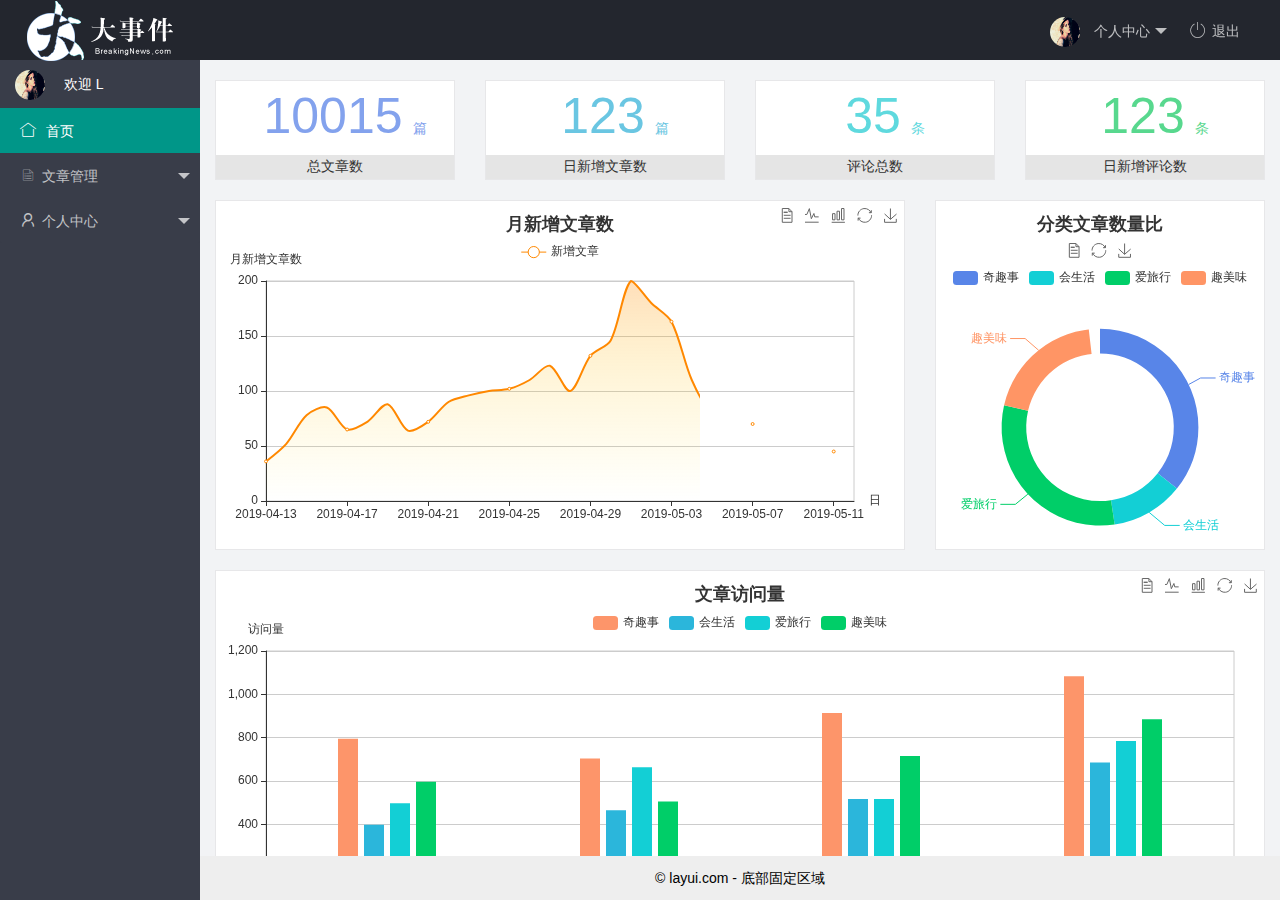
<file: index.html>
<!DOCTYPE html>
<html lang="en">

<head>
  <meta charset="UTF-8" />
  <meta name="viewport" content="width=device-width, initial-scale=1.0" />
  <title>后台主页</title>
  <!-- 导入 layui 的样式表 -->
  <link rel="stylesheet" href="/assets/lib/layui/css/layui.css" />
  <link rel="stylesheet" href="/assets/fonts/iconfont.css" />
  <link rel="stylesheet" href="/assets/css/index.css" />
  <link rel="stylesheet" href="/assets/fonts/iconfont.css" />
  <script src="/assets/lib/jquery.js"></script>
  <script src="/assets/js/commen.js"></script>
  <script src="/assets/js/index.js"></script>
</head>

<body class="layui-layout-body">
  <div class="layui-layout layui-layout-admin">
    <div class="layui-header">
      <div class="layui-logo">
        <img src="/assets/images/logo.png" alt="" />
      </div>
      <!-- 头部区域（可配合layui已有的水平导航） -->
      <ul class="layui-nav layui-layout-right">
        <li class="layui-nav-item">
          <a href="javascript:;">
            <span class="img-text">L</span>
            <img src="/assets/images/sample2.jpg" class="layui-nav-img" />
            个人中心
          </a>
          <dl class="layui-nav-child">
            <dd><a href="/user/userinfo.html" target="fm">基本资料</a></dd>
            <dd><a href="/user/setavatar.html" target="fm">更换头像</a></dd>
            <dd><a href="/user/resetpwd.html" target="fm">密码重置</a></dd>
          </dl>
        </li>
        <li class="layui-nav-item">
          <a href="javascript:;" id="btn-exit"><span class="iconfont icon-tuichu icon-margin"></span>退出</a>
        </li>
      </ul>
    </div>

    <div class="layui-side layui-bg-black">
      <div class="layui-side-scroll">
        <div class="userinfo">
          <img src="/assets/images/sample2.jpg" class="layui-nav-img" />
          <span class="img-text">L</span>
          <span id="weclome">欢迎 L</span>
        </div>
        <!-- 左侧导航区域（可配合layui已有的垂直导航） -->
        <ul class="layui-nav layui-nav-tree" lay-filter="test" lay-shrink="all">
          <li class="layui-nav-item layui-this">
            <a href=""> <i class="layui-icon layui-icon-home icon-margin"></i> 首页</a>
          </li>
          <li class="layui-nav-item">
            <a class="" href="javascript:;"><i class="layui-icon layui-icon-list icon-margin"></i>文章管理</a>
            <dl class="layui-nav-child">
              <dd>
                <a href="/article/category.html" target="fm"><i
                    class="layui-icon layui-icon-app icon-margin"></i>文章分类</a>
              </dd>
              <dd>
                <a href="/article/art_list.html" target="fm"><i
                    class="layui-icon layui-icon-app icon-margin"></i>文章列表</a>
              </dd>
              <dd>
                <a href="/article/publish.html" target="fm"><i
                    class="layui-icon layui-icon-app icon-margin"></i>发表文章</a>
              </dd>
            </dl>
          </li>
          <li class="layui-nav-item">
            <a href="javascript:;"><i class="layui-icon layui-icon-username icon-margin"></i>个人中心</a>
            <dl class="layui-nav-child">
              <dd>
                <a href="/user/userinfo.html" target="fm"><i class="layui-icon layui-icon-app icon-margin"></i>用户信息</a>
              </dd>
              <dd>
                <a href="/user/seravatar.html" target="fm"><i class="layui-icon layui-icon-app icon-margin"></i>更换头像</a>
              </dd>
              <dd>
                <a href="/user/resetpwd.html" target="fm"><i class="layui-icon layui-icon-app icon-margin"></i>修改密码</a>
              </dd>
            </dl>
          </li>
        </ul>
      </div>
    </div>

    <div class="layui-body">
      <!-- 内容主体区域 -->
      <iframe src="/home/dashboard.html" frameborder="0" name="fm"></iframe>
    </div>

    <div class="layui-footer" style="text-align: center;">
      <!-- 底部固定区域 -->
      © layui.com - 底部固定区域
    </div>
  </div>
  <!-- 导入 layui 的JS文件 -->
  <script src="/assets/lib/layui/layui.all.js"></script>
</body>

</html>
</file>
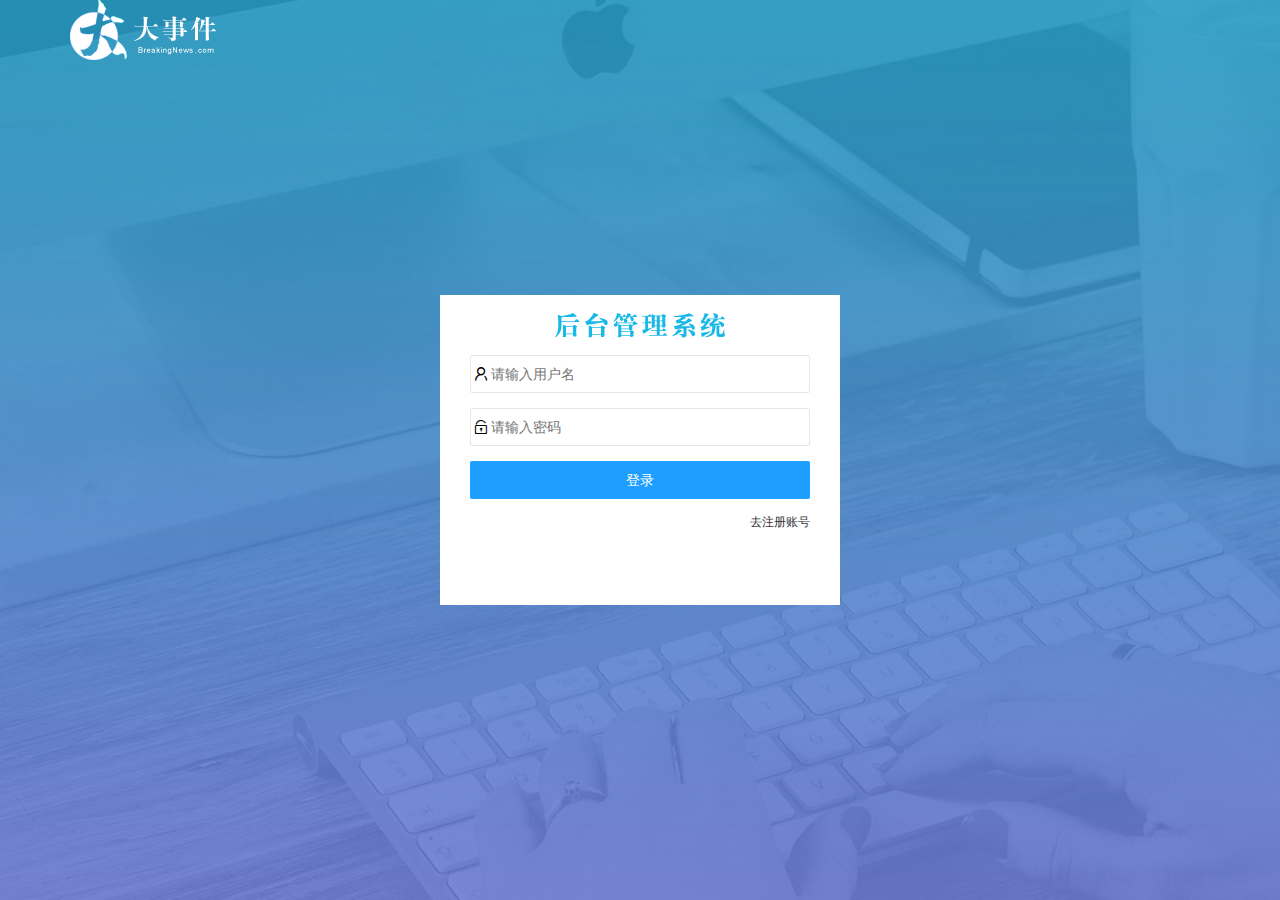
<file: login.html>
<!DOCTYPE html>
<html lang="en">

<head>
  <meta charset="UTF-8" />
  <meta name="viewport" content="width=device-width, initial-scale=1.0" />
  <title>大事件-登录/注册</title>
  <!-- 导入 LayUI 的样式 -->
  <link rel="stylesheet" href="/assets/lib/layui/css/layui.css" />
  <!-- 导入自己的样式表 -->
  <link rel="stylesheet" href="/assets/css/login.css" />
  <script src="/assets/lib/jquery.js"></script>
  <script src="/assets/lib/layui/layui.all.js"></script>
  <script src="/assets/js/commen.js"></script>
  <script src="/assets/js/login.js"></script>
</head>

<body>
  <!-- 头部的 Logo 区域 -->
  <div class="layui-main">
    <img src="/assets/images/logo.png" alt="" />
  </div>

  <!-- 登录注册区域 -->
  <div class="loginAndRegBox">
    <div class="title-box"></div>
    <!-- 登录的div -->
    <div class="login-box">
      <!-- 登录的表单 -->
      <form class="layui-form" id="login-form">
        <!-- 用户名 -->
        <div class="layui-form-item">
          <i class="layui-icon layui-icon-username"></i>
          <input type="text" name="username" required lay-verify="required" placeholder="请输入用户名" autocomplete="off"
            class="layui-input" />
        </div>
        <!-- 密码 -->
        <div class="layui-form-item">
          <i class="layui-icon layui-icon-password"></i>
          <input type="password" name="password" required lay-verify="required|pwdLength" placeholder="请输入密码"
            autocomplete="off" class="layui-input" />
        </div>
        <!-- 登录按钮 -->
        <div class="layui-form-item">
          <!-- 注意：表单提交按钮和普通按钮的区别，就是 lay-submit 属性 -->
          <button class="layui-btn layui-btn-fluid layui-btn-normal" lay-submit>登录</button>
        </div>
        <div class="layui-form-item links">
          <a href="javascript:;" id="link_reg">去注册账号</a>
        </div>
      </form>
    </div>
    <!-- 注册的div -->
    <div class="reg-box">
      <!-- 注册的表单 -->
      <form class="layui-form" id="reg-form">
        <!-- 用户名 -->
        <div class="layui-form-item">
          <i class="layui-icon layui-icon-username"></i>
          <input type="text" name="username" required lay-verify="required" placeholder="请输入用户名" autocomplete="off"
            class="layui-input" />
        </div>
        <!-- 密码 -->
        <div class="layui-form-item">
          <i class="layui-icon layui-icon-password"></i>
          <input id="pwd" type="password" name="password" required lay-verify="required|pwdLength" placeholder="请输入密码"
            autocomplete="off" class="layui-input" />
        </div>
        <!-- 密码确认框 -->
        <div class="layui-form-item">
          <i class="layui-icon layui-icon-password"></i>
          <input type="password" required lay-verify="required|pwdLength|pwdSame" placeholder="再次确认密码"
            autocomplete="off" class="layui-input" />
        </div>
        <!-- 注册按钮 -->
        <div class="layui-form-item">
          <!-- 注意：表单提交按钮和普通按钮的区别，就是 lay-submit 属性 -->
          <button class="layui-btn layui-btn-fluid layui-btn-normal" lay-submit>注册</button>
        </div>
        <div class="layui-form-item links">
          <a href="javascript:;" id="link_login">去登录</a>
        </div>
      </form>
    </div>
  </div>
</body>

</html>
</file>
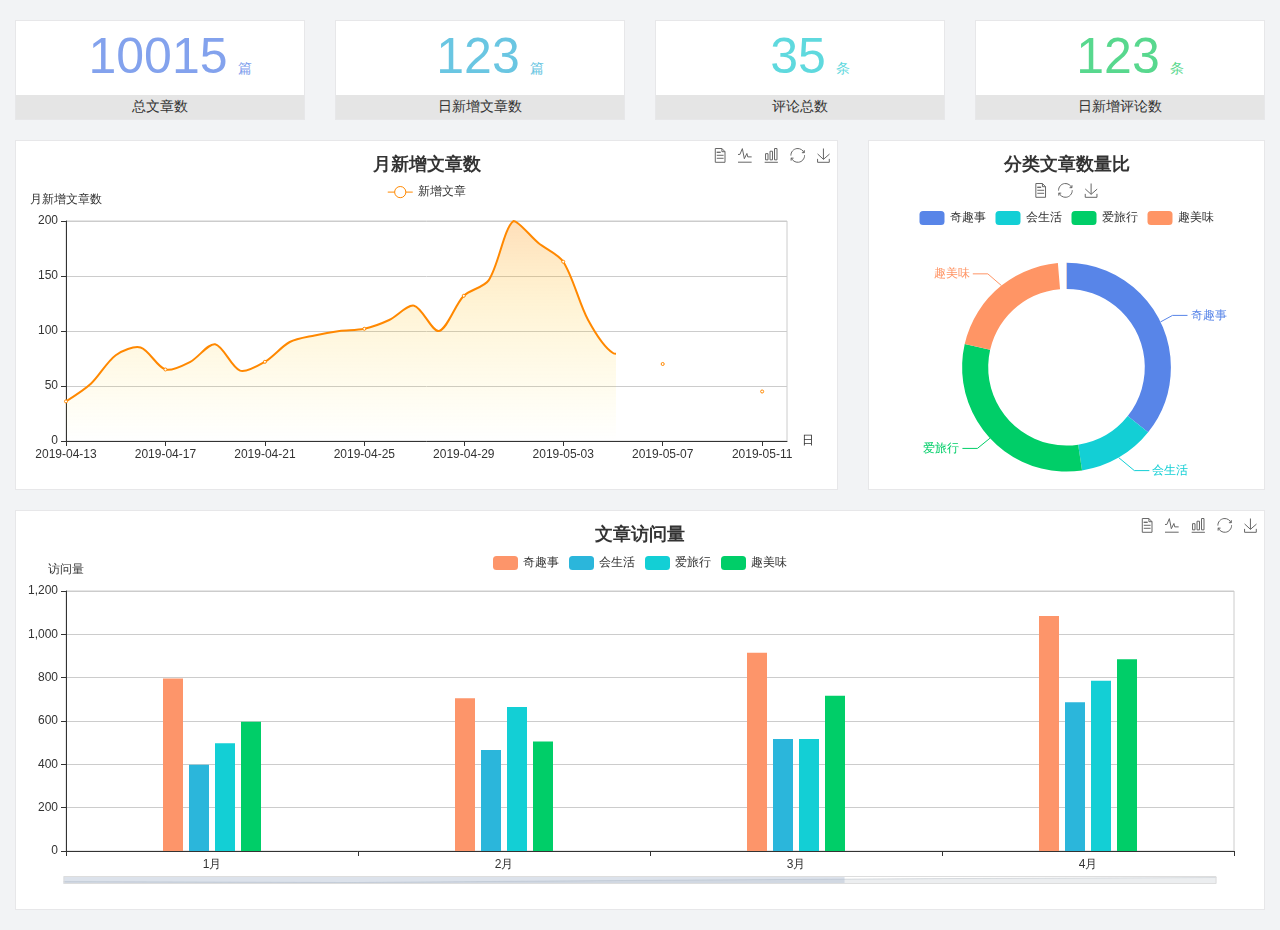
<file: home/dashboard.html>
<!DOCTYPE html>
<html lang="en">

<head>
  <meta charset="UTF-8">
  <meta name="viewport" content="width=device-width, initial-scale=1.0">
  <meta http-equiv="X-UA-Compatible" content="ie=edge">
  <title>图表统计</title>
  <link rel="stylesheet" href="../../assets/lib/bootstrap.css" />
  <link rel="stylesheet" href="../../assets/lib/main.css" />
  <script src="../../assets/lib/jquery.js"></script>
  <script type="text/javascript" src="../../assets/lib/echarts.min.js"></script>
</head>

<body>
  <div class="container-fluid">
    <div class="row spannel_list">
      <div class="col-sm-3 col-xs-6">
        <div class="spannel">
          <em>10015</em><span>篇</span>
          <b>总文章数</b>
        </div>
      </div>
      <div class="col-sm-3 col-xs-6">
        <div class="spannel scolor01">
          <em>123</em><span>篇</span>
          <b>日新增文章数</b>
        </div>
      </div>
      <div class="col-sm-3 col-xs-6">
        <div class="spannel scolor02">
          <em>35</em><span>条</span>
          <b>评论总数</b>
        </div>
      </div>
      <div class="col-sm-3 col-xs-6">
        <div class="spannel scolor03">
          <em>123</em><span>条</span>
          <b>日新增评论数</b>
        </div>
      </div>
    </div>
  </div>

  <div class="container-fluid">
    <div class="row curve-pie">
      <div class="col-lg-8 col-md-8">
        <div class="gragh_pannel" id="curve_show"></div>
      </div>
      <div class="col-lg-4 col-md-4">
        <div class="gragh_pannel" id="pie_show"></div>
      </div>
    </div>
  </div>

  <div class="container-fluid">
    <div class="column_pannel" id="column_show"></div>
  </div>

  <script>
    var oChart = echarts.init(document.getElementById('curve_show'));
    var aList_all = [
      { 'count': 36, 'date': '2019-04-13' },
      { 'count': 52, 'date': '2019-04-14' },
      { 'count': 78, 'date': '2019-04-15' },
      { 'count': 85, 'date': '2019-04-16' },
      { 'count': 65, 'date': '2019-04-17' },
      { 'count': 72, 'date': '2019-04-18' },
      { 'count': 88, 'date': '2019-04-19' },
      { 'count': 64, 'date': '2019-04-20' },
      { 'count': 72, 'date': '2019-04-21' },
      { 'count': 90, 'date': '2019-04-22' },
      { 'count': 96, 'date': '2019-04-23' },
      { 'count': 100, 'date': '2019-04-24' },
      { 'count': 102, 'date': '2019-04-25' },
      { 'count': 110, 'date': '2019-04-26' },
      { 'count': 123, 'date': '2019-04-27' },
      { 'count': 100, 'date': '2019-04-28' },
      { 'count': 132, 'date': '2019-04-29' },
      { 'count': 146, 'date': '2019-04-30' },
      { 'count': 200, 'date': '2019-05-01' },
      { 'count': 180, 'date': '2019-05-02' },
      { 'count': 163, 'date': '2019-05-03' },
      { 'count': 110, 'date': '2019-05-04' },
      { 'count': 80, 'date': '2019-05-05' },
      { 'count': 82, 'date': '2019-05-06' },
      { 'count': 70, 'date': '2019-05-07' },
      { 'count': 65, 'date': '2019-05-08' },
      { 'count': 54, 'date': '2019-05-09' },
      { 'count': 40, 'date': '2019-05-10' },
      { 'count': 45, 'date': '2019-05-11' },
      { 'count': 38, 'date': '2019-05-12' },
    ];

    let aCount = [];
    let aDate = [];

    for (var i = 0; i < aList_all.length; i++) {
      aCount.push(aList_all[i].count);
      aDate.push(aList_all[i].date);
    }

    var chartopt = {
      title: {
        text: '月新增文章数',
        left: 'center',
        top: '10'
      },
      tooltip: {
        trigger: 'axis'
      },
      legend: {
        data: ['新增文章'],
        top: '40'
      },
      toolbox: {
        show: true,
        feature: {
          mark: { show: true },
          dataView: { show: true, readOnly: false },
          magicType: { show: true, type: ['line', 'bar'] },
          restore: { show: true },
          saveAsImage: { show: true }
        }
      },
      calculable: true,
      xAxis: [
        {
          name: '日',
          type: 'category',
          boundaryGap: false,
          data: aDate
        }
      ],
      yAxis: [
        {
          name: '月新增文章数',
          type: 'value'
        }
      ],
      series: [
        {
          name: '新增文章',
          type: 'line',
          smooth: true,
          itemStyle: { normal: { areaStyle: { type: 'default' }, color: '#f80' }, lineStyle: { color: '#f80' } },
          data: aCount
        }],
      areaStyle: {
        normal: {
          color: new echarts.graphic.LinearGradient(0, 0, 0, 1, [{
            offset: 0,
            color: 'rgba(255,136,0,0.39)'
          }, {
            offset: .34,
            color: 'rgba(255,180,0,0.25)'
          }, {
            offset: 1,
            color: 'rgba(255,222,0,0.00)'
          }])

        }
      },
      grid: {
        show: true,
        x: 50,
        x2: 50,
        y: 80,
        height: 220
      }
    };

    oChart.setOption(chartopt);


    var oPie = echarts.init(document.getElementById('pie_show'));
    var oPieopt =
    {
      title: {
        top: 10,
        text: '分类文章数量比',
        x: 'center'
      },
      tooltip: {
        trigger: 'item',
        formatter: "{a} <br/>{b} : {c} ({d}%)"
      },
      color: ['#5885e8', '#13cfd5', '#00ce68', '#ff9565'],
      legend: {
        x: 'center',
        top: 65,
        data: ['奇趣事', '会生活', '爱旅行', '趣美味']
      },
      toolbox: {
        show: true,
        x: 'center',
        top: 35,
        feature: {
          mark: { show: true },
          dataView: { show: true, readOnly: false },
          magicType: {
            show: true,
            type: ['pie', 'funnel'],
            option: {
              funnel: {
                x: '25%',
                width: '50%',
                funnelAlign: 'left',
                max: 1548
              }
            }
          },
          restore: { show: true },
          saveAsImage: { show: true }
        }
      },
      calculable: true,
      series: [
        {
          name: '访问来源',
          type: 'pie',
          radius: ['45%', '60%'],
          center: ['50%', '65%'],
          data: [
            { value: 300, name: '奇趣事' },
            { value: 100, name: '会生活' },
            { value: 260, name: '爱旅行' },
            { value: 180, name: '趣美味' }
          ]
        }
      ]
    };
    oPie.setOption(oPieopt);



    var oColumn = this.echarts.init(document.getElementById('column_show'));
    var oColumnopt =
    {
      title: {
        text: '文章访问量',
        left: 'center',
        top: '10'
      },
      tooltip: {
        trigger: 'axis'
      },
      legend: {
        data: ['奇趣事', '会生活', '爱旅行', '趣美味'],
        top: '40'
      },
      toolbox: {
        show: true,
        feature: {
          mark: { show: true },
          dataView: { show: true, readOnly: false },
          magicType: { show: true, type: ['line', 'bar'] },
          restore: { show: true },
          saveAsImage: { show: true }
        }
      },
      calculable: true,
      xAxis: [
        {
          type: 'category',
          data: ['1月', '2月', '3月', '4月', '5月']
        }
      ],
      yAxis: [
        {
          name: '访问量',
          type: 'value'
        }
      ],
      series: [
        {
          name: '奇趣事',
          type: 'bar',
          barWidth: 20,
          itemStyle: {
            normal: { areaStyle: { type: 'default' }, color: '#fd956a' }
          },
          data: [800, 708, 920, 1090, 1200]
        },
        {
          name: '会生活',
          type: 'bar',
          barWidth: 20,
          itemStyle: {
            normal: { areaStyle: { type: 'default' }, color: '#2bb6db' }
          },
          data: [400, 468, 520, 690, 800]
        },
        {
          name: '爱旅行',
          type: 'bar',
          barWidth: 20,
          itemStyle: {
            normal: { areaStyle: { type: 'default' }, color: '#13cfd5' }
          },
          data: [500, 668, 520, 790, 900]
        },
        {
          name: '趣美味',
          type: 'bar',
          barWidth: 20,
          itemStyle: {
            normal: { areaStyle: { type: 'default' }, color: '#00ce68' }
          },
          data: [600, 508, 720, 890, 1000]
        }
      ],
      grid: {
        show: true,
        x: 50,
        x2: 30,
        y: 80,
        height: 260
      },
      dataZoom: [//给x轴设置滚动条
        {
          start: 0,//默认为0
          end: 100 - 1000 / 31,//默认为100
          type: 'slider',
          show: true,
          xAxisIndex: [0],
          handleSize: 0,//滑动条的 左右2个滑动条的大小
          height: 8,//组件高度
          left: 45, //左边的距离
          right: 50,//右边的距离
          bottom: 26,//右边的距离
          handleColor: '#ddd',//h滑动图标的颜色
          handleStyle: {
            borderColor: "#cacaca",
            borderWidth: "1",
            shadowBlur: 2,
            background: "#ddd",
            shadowColor: "#ddd",
          }
        }]
    };
    oColumn.setOption(oColumnopt);
  </script>
</body>

</html>
</file>
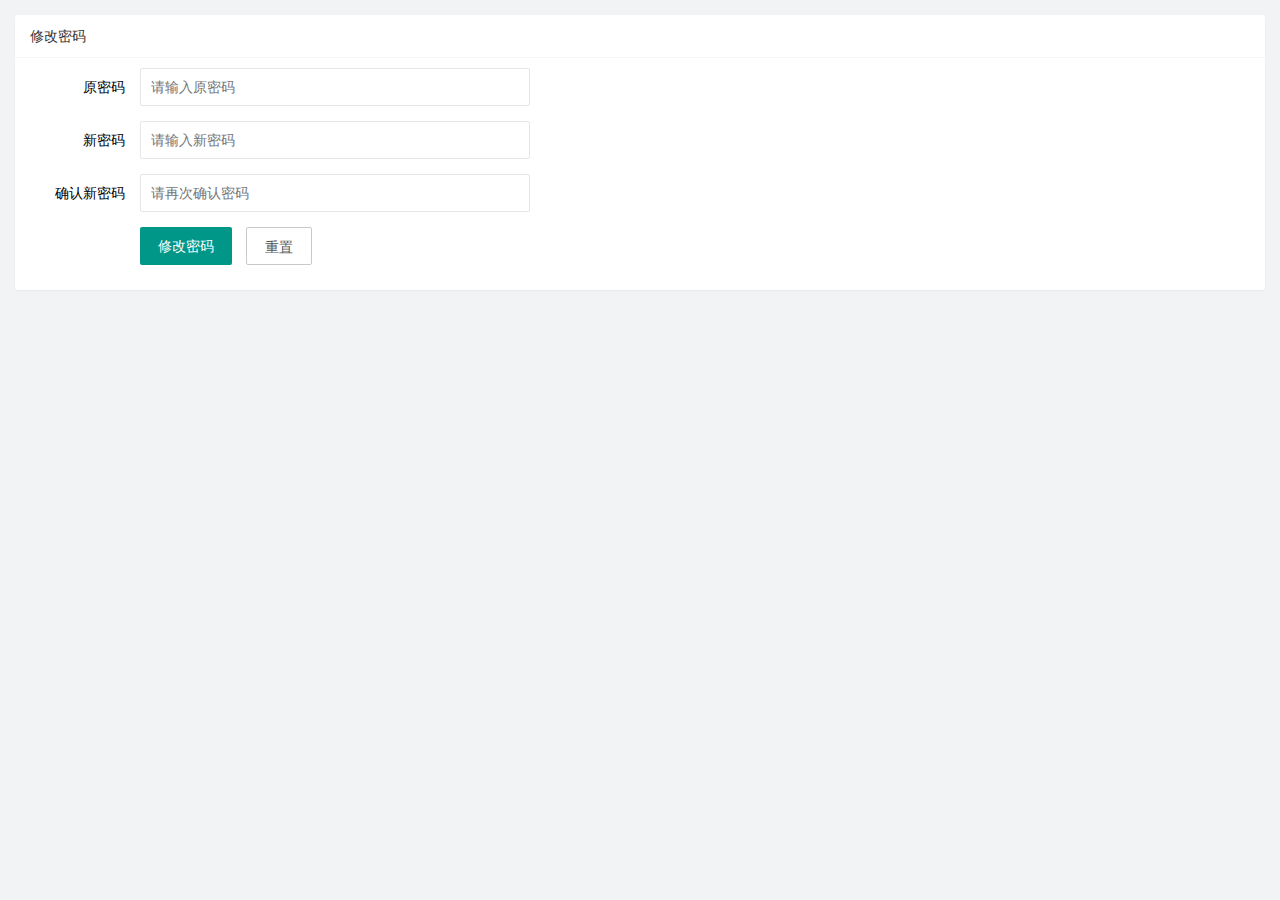
<file: user/resetpwd.html>
<!DOCTYPE html>
<html lang="en">

<head>
  <meta charset="UTF-8" />
  <meta name="viewport" content="width=device-width, initial-scale=1.0" />
  <title>更改头像</title>
  <link rel="stylesheet" href="/assets/lib/layui/css/layui.css" />
  <link rel="stylesheet" href="/assets/css/user/resetpwd.css" />
  <script src="/assets/lib/jquery.js"></script>
  <script src="/assets/lib/layui/layui.all.js"></script>
  <script src="/assets/js/commen.js"></script>
  <script src="/assets/js/user/resetpwd.js"></script>
</head>

<body>
  <!-- 卡片区域 -->
  <div class="layui-card">
    <div class="layui-card-header">修改密码</div>
    <div class="layui-card-body">
      <form class="layui-form">
        <div class="layui-form-item">
          <label class="layui-form-label">原密码</label>
          <div class="layui-input-block">
            <input id="oldPwd" type="password" name="oldPwd" required lay-verify="required|pwdLength"
              placeholder="请输入原密码" autocomplete="off" class="layui-input" />
          </div>
        </div>
        <div class="layui-form-item">
          <label class="layui-form-label">新密码</label>
          <div class="layui-input-block">
            <input id="newPwd" type="password" name="newPwd" required lay-verify="required|pwdLength|pwdDiff"
              placeholder="请输入新密码" autocomplete="off" class="layui-input" />
          </div>
        </div>
        <div class="layui-form-item">
          <label class="layui-form-label">确认新密码</label>
          <div class="layui-input-block">
            <input type="password" required lay-verify="required|pwdLength|pwdSame" placeholder="请再次确认密码"
              autocomplete="off" class="layui-input" />
          </div>
        </div>
        <div class="layui-form-item">
          <div class="layui-input-block">
            <button class="layui-btn" lay-submit lay-filter="formDemo">修改密码</button>
            <button type="reset" class="layui-btn layui-btn-primary">重置</button>
          </div>
        </div>
      </form>
    </div>
  </div>
</body>

</html>
</file>
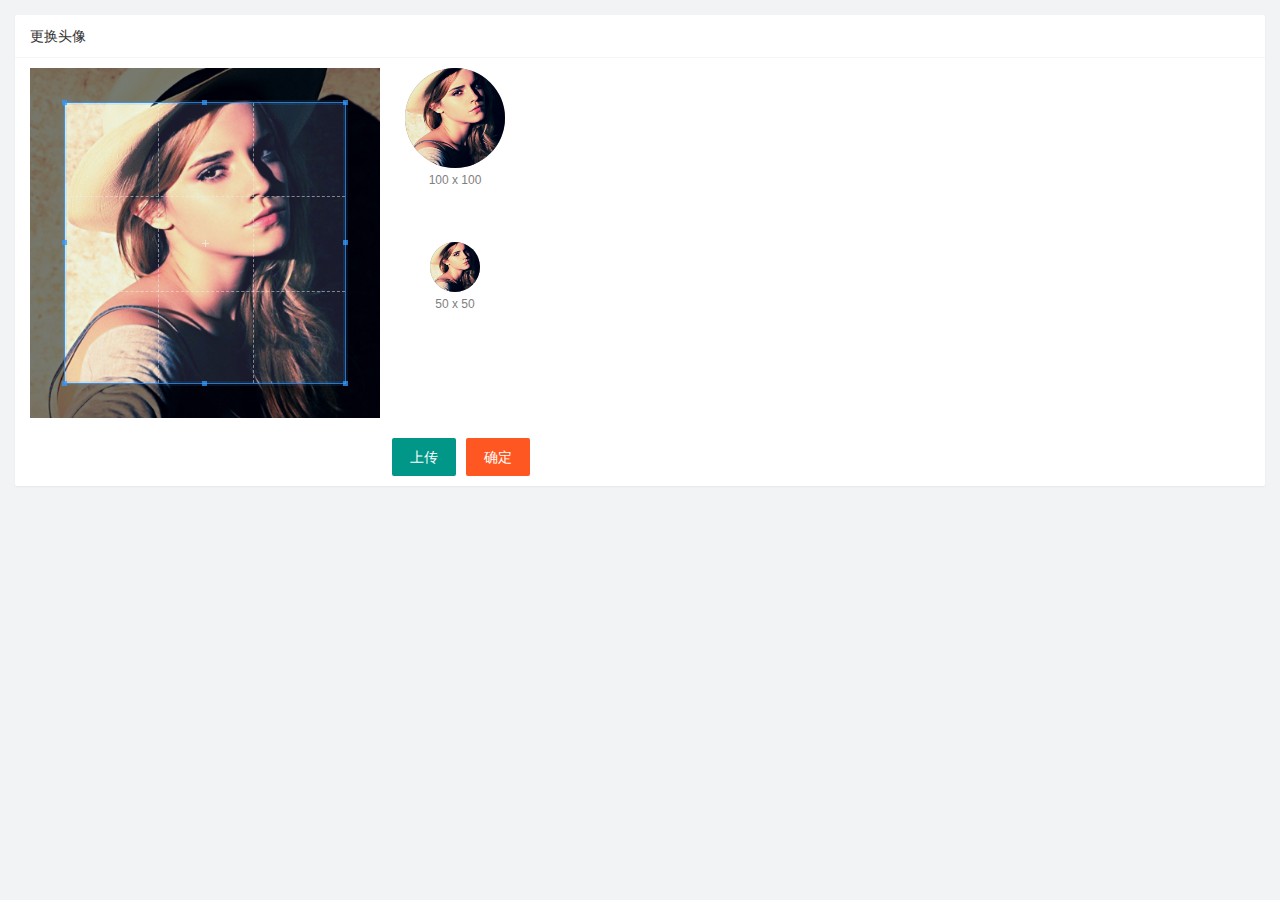
<file: user/seravatar.html>
<!DOCTYPE html>
<html lang="en">
  <head>
    <meta charset="UTF-8" />
    <meta name="viewport" content="width=device-width, initial-scale=1.0" />
    <title>Document</title>
    <link rel="stylesheet" href="/assets/lib/layui/css/layui.css" />
    <link rel="stylesheet" href="/assets/lib/cropper/cropper.css" />
    <link rel="stylesheet" href="/assets/css/user/seravatar.css" />
    <script src="/assets/lib/jquery.js"></script>
    <script src="/assets/lib/layui/layui.all.js"></script>
    <script src="/assets/lib/cropper/Cropper.js"></script>
    <script src="/assets/lib/cropper/jquery-cropper.js"></script>
    <script src="/assets/js/commen.js"></script>
    <script src="/assets/js/user/seravatar.js"></script>
  </head>
  <body>
    <!-- 卡片区域 -->
    <div class="layui-card">
      <div class="layui-card-header">更换头像</div>
      <div class="layui-card-body">
        <!-- 第一行的图片裁剪和预览区域 -->
        <div class="row1">
          <!-- 图片裁剪区域 -->
          <div class="cropper-box">
            <!-- 这个 img 标签很重要，将来会把它初始化为裁剪区域 -->
            <img id="image" src="/assets/images/sample.jpg" />
          </div>
          <!-- 图片的预览区域 -->
          <div class="preview-box">
            <div>
              <!-- 宽高为 100px 的预览区域 -->
              <div class="img-preview w100"></div>
              <p class="size">100 x 100</p>
            </div>
            <div>
              <!-- 宽高为 50px 的预览区域 -->
              <div class="img-preview w50"></div>
              <p class="size">50 x 50</p>
            </div>
          </div>
        </div>

        <!-- 第二行的按钮区域 -->
        <div class="row2">
          <input type="file" id="file" style="display: none;" />
          <button id="unload" type="button" class="layui-btn">上传</button>
          <button id="btn-sure" type="button" class="layui-btn layui-btn-danger">确定</button>
        </div>
      </div>
    </div>
  </body>
</html>
</file>
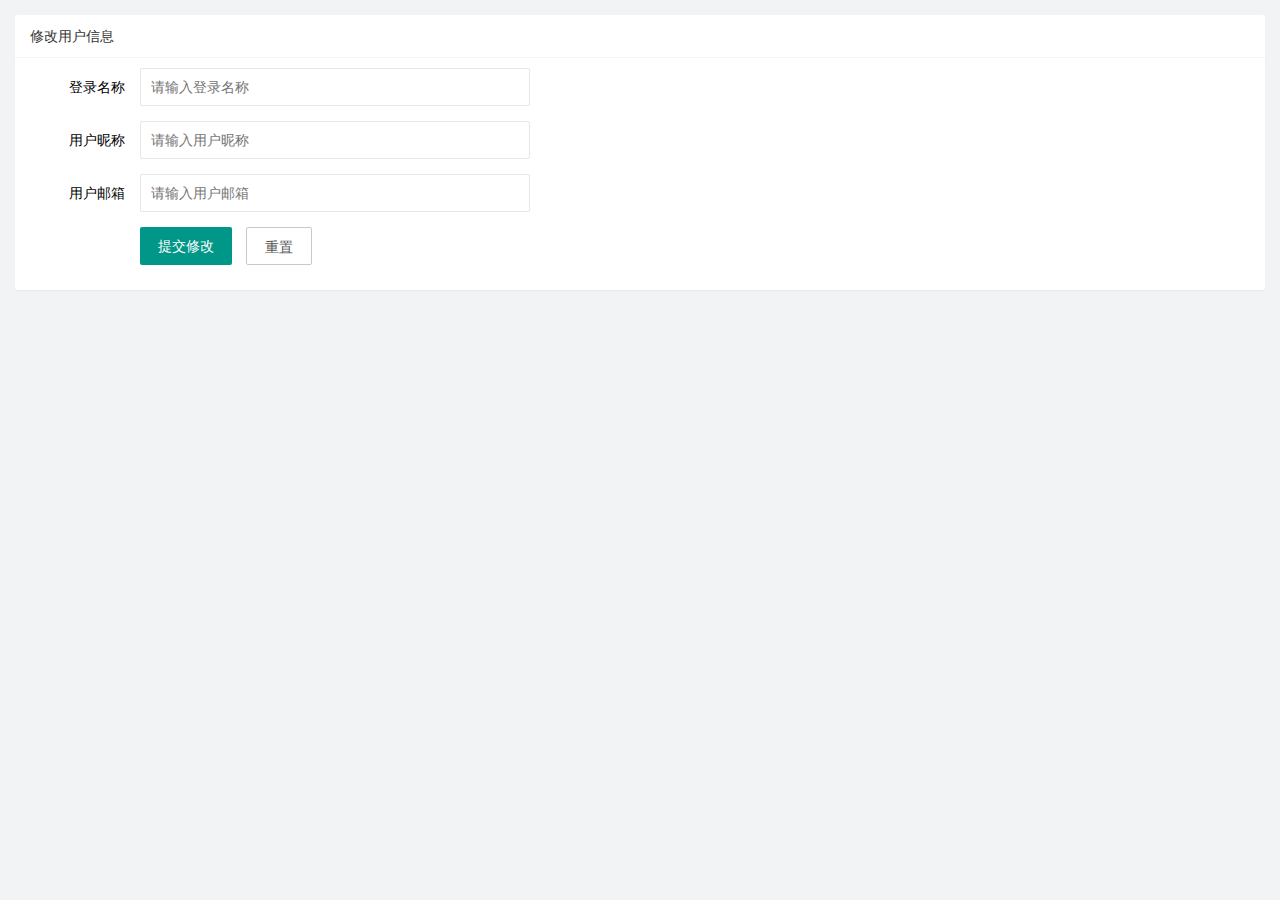
<file: user/userinfo.html>
<!DOCTYPE html>
<html lang="en">
  <head>
    <meta charset="UTF-8" />
    <meta name="viewport" content="width=device-width, initial-scale=1.0" />
    <title>修改用户信息</title>
    <!-- 导入 layui 的样式 -->
    <link rel="stylesheet" href="/assets/lib/layui/css/layui.css" />
    <!-- 导入自己的样式 -->
    <link rel="stylesheet" href="/assets/css/user/userinfo.css" />
    <script src="/assets/lib/jquery.js"></script>
    <script src="/assets/lib/layui/layui.all.js"></script>
    <script src="/assets/js/commen.js"></script>
    <script src="/assets/js/user/userinfo.js"></script>
  </head>
  <body>
    <!-- 卡片区域 -->
    <div class="layui-card">
      <div class="layui-card-header">修改用户信息</div>
      <div class="layui-card-body">
        <!-- form 表单区域 -->
        <form class="layui-form" lay-filter="formUserInfo">
          <input type="hidden" name="id" />
          <div class="layui-form-item">
            <label class="layui-form-label">登录名称</label>
            <div class="layui-input-block">
              <input type="text" name="username" required lay-verify="required" placeholder="请输入登录名称" autocomplete="off" class="layui-input" readonly />
            </div>
          </div>
          <div class="layui-form-item">
            <label class="layui-form-label">用户昵称</label>
            <div class="layui-input-block">
              <input type="text" name="nickname" required lay-verify="required|nickname" placeholder="请输入用户昵称" autocomplete="off" class="layui-input" />
            </div>
          </div>
          <div class="layui-form-item">
            <label class="layui-form-label">用户邮箱</label>
            <div class="layui-input-block">
              <input type="text" name="email" required lay-verify="required|email" placeholder="请输入用户邮箱" autocomplete="off" class="layui-input" />
            </div>
          </div>
          <div class="layui-form-item">
            <div class="layui-input-block">
              <button class="layui-btn" lay-submit lay-filter="formDemo">提交修改</button>
              <button id="btn-reset" type="reset" class="layui-btn layui-btn-primary">重置</button>
            </div>
          </div>
        </form>
      </div>
    </div>
  </body>
</html>
</file>
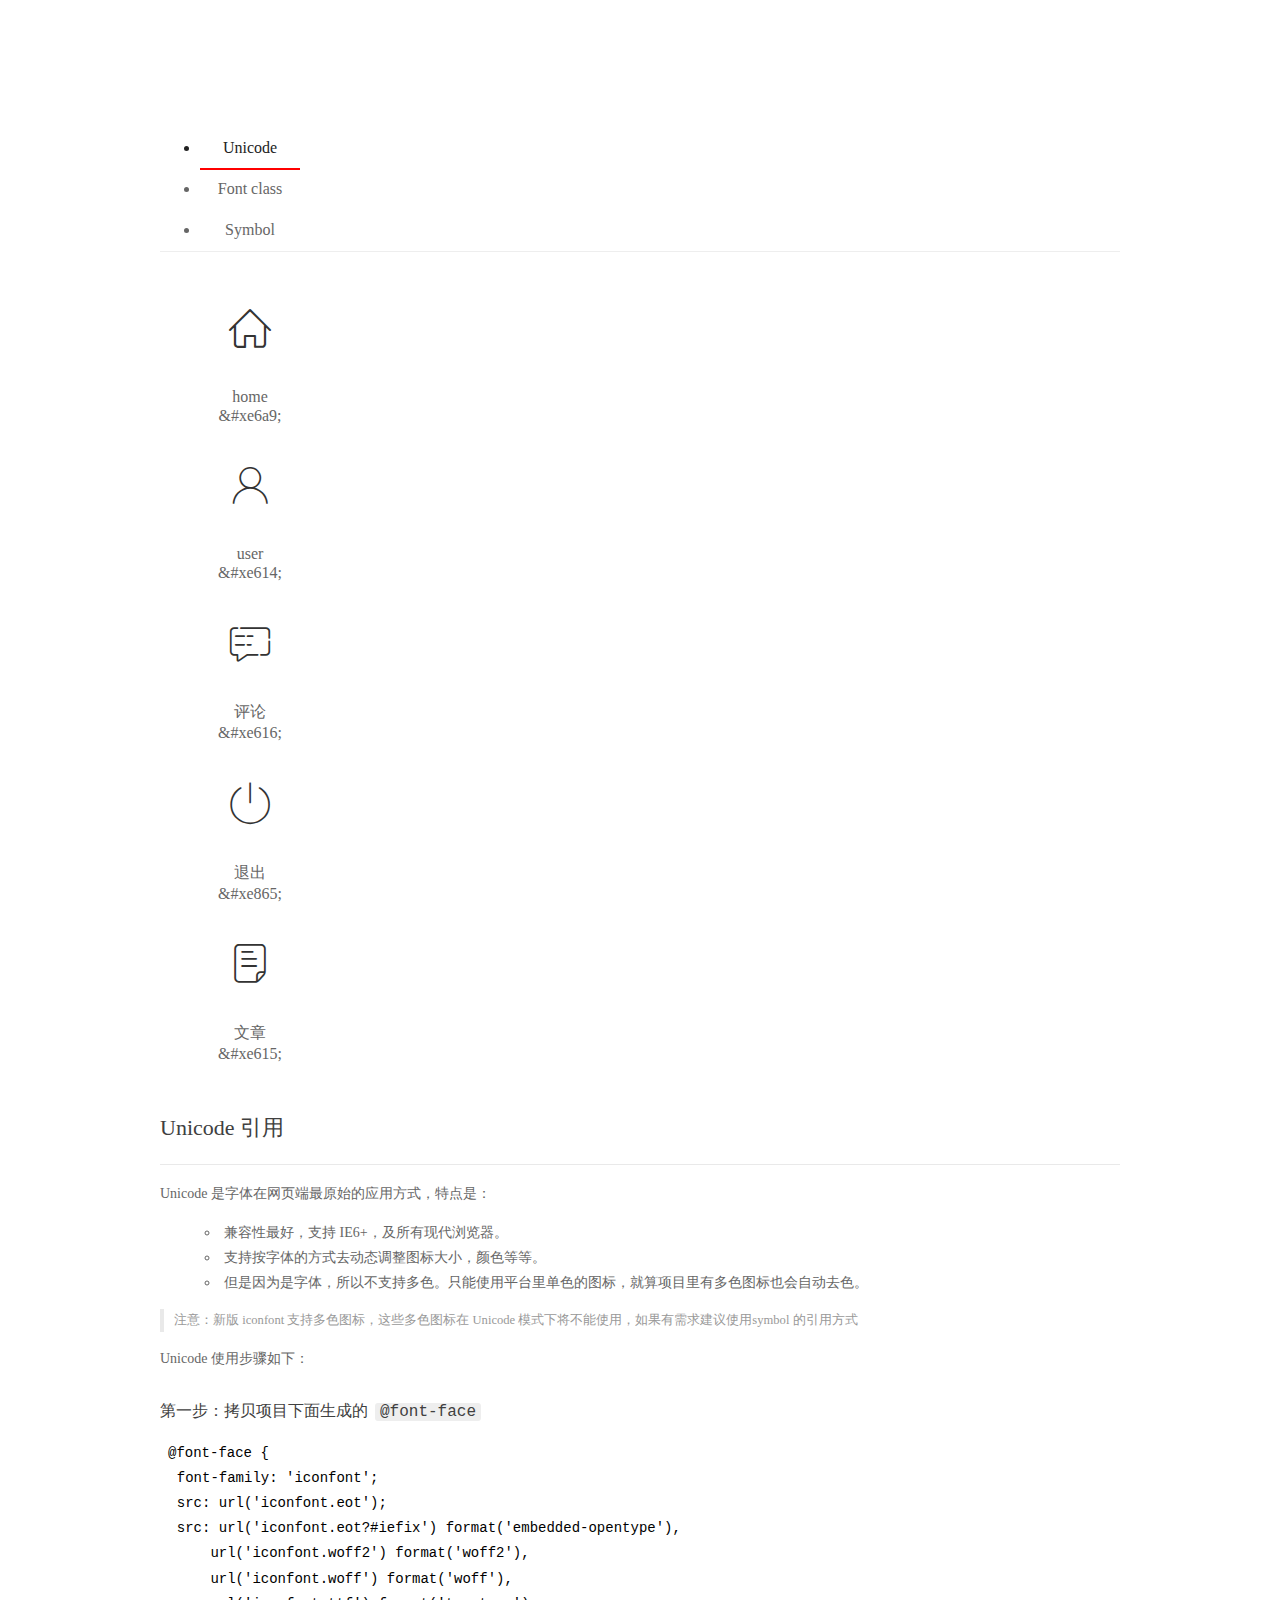
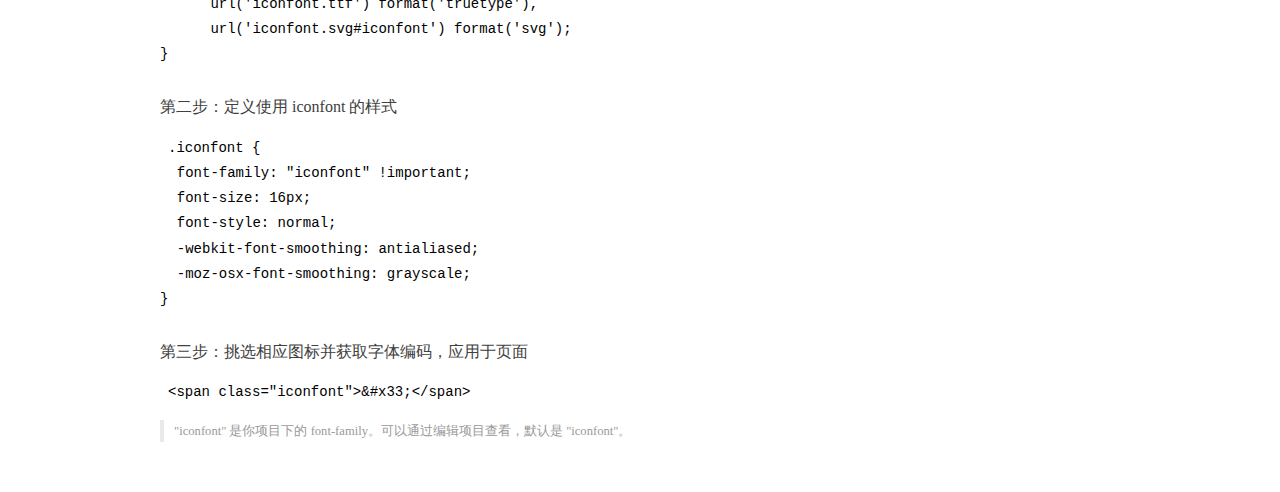
<file: assets/fonts/demo_index.html>
<!DOCTYPE html>
<html>
<head>
  <meta charset="utf-8"/>
  <title>IconFont Demo</title>
  <link rel="shortcut icon" href="https://gtms04.alicdn.com/tps/i4/TB1_oz6GVXXXXaFXpXXJDFnIXXX-64-64.ico" type="image/x-icon"/>
  <link rel="stylesheet" href="https://g.alicdn.com/thx/cube/1.3.2/cube.min.css">
  <link rel="stylesheet" href="demo.css">
  <link rel="stylesheet" href="iconfont.css">
  <script src="iconfont.js"></script>
  <!-- jQuery -->
  <script src="https://a1.alicdn.com/oss/uploads/2018/12/26/7bfddb60-08e8-11e9-9b04-53e73bb6408b.js"></script>
  <!-- 代码高亮 -->
  <script src="https://a1.alicdn.com/oss/uploads/2018/12/26/a3f714d0-08e6-11e9-8a15-ebf944d7534c.js"></script>
</head>
<body>
  <div class="main">
    <h1 class="logo"><a href="https://www.iconfont.cn/" title="iconfont 首页" target="_blank">&#xe86b;</a></h1>
    <div class="nav-tabs">
      <ul id="tabs" class="dib-box">
        <li class="dib active"><span>Unicode</span></li>
        <li class="dib"><span>Font class</span></li>
        <li class="dib"><span>Symbol</span></li>
      </ul>
      
    </div>
    <div class="tab-container">
      <div class="content unicode" style="display: block;">
          <ul class="icon_lists dib-box">
          
            <li class="dib">
              <span class="icon iconfont">&#xe6a9;</span>
                <div class="name">home</div>
                <div class="code-name">&amp;#xe6a9;</div>
              </li>
          
            <li class="dib">
              <span class="icon iconfont">&#xe614;</span>
                <div class="name">user</div>
                <div class="code-name">&amp;#xe614;</div>
              </li>
          
            <li class="dib">
              <span class="icon iconfont">&#xe616;</span>
                <div class="name">评论</div>
                <div class="code-name">&amp;#xe616;</div>
              </li>
          
            <li class="dib">
              <span class="icon iconfont">&#xe865;</span>
                <div class="name">退出</div>
                <div class="code-name">&amp;#xe865;</div>
              </li>
          
            <li class="dib">
              <span class="icon iconfont">&#xe615;</span>
                <div class="name">文章</div>
                <div class="code-name">&amp;#xe615;</div>
              </li>
          
          </ul>
          <div class="article markdown">
          <h2 id="unicode-">Unicode 引用</h2>
          <hr>

          <p>Unicode 是字体在网页端最原始的应用方式，特点是：</p>
          <ul>
            <li>兼容性最好，支持 IE6+，及所有现代浏览器。</li>
            <li>支持按字体的方式去动态调整图标大小，颜色等等。</li>
            <li>但是因为是字体，所以不支持多色。只能使用平台里单色的图标，就算项目里有多色图标也会自动去色。</li>
          </ul>
          <blockquote>
            <p>注意：新版 iconfont 支持多色图标，这些多色图标在 Unicode 模式下将不能使用，如果有需求建议使用symbol 的引用方式</p>
          </blockquote>
          <p>Unicode 使用步骤如下：</p>
          <h3 id="-font-face">第一步：拷贝项目下面生成的 <code>@font-face</code></h3>
<pre><code class="language-css"
>@font-face {
  font-family: 'iconfont';
  src: url('iconfont.eot');
  src: url('iconfont.eot?#iefix') format('embedded-opentype'),
      url('iconfont.woff2') format('woff2'),
      url('iconfont.woff') format('woff'),
      url('iconfont.ttf') format('truetype'),
      url('iconfont.svg#iconfont') format('svg');
}
</code></pre>
          <h3 id="-iconfont-">第二步：定义使用 iconfont 的样式</h3>
<pre><code class="language-css"
>.iconfont {
  font-family: "iconfont" !important;
  font-size: 16px;
  font-style: normal;
  -webkit-font-smoothing: antialiased;
  -moz-osx-font-smoothing: grayscale;
}
</code></pre>
          <h3 id="-">第三步：挑选相应图标并获取字体编码，应用于页面</h3>
<pre>
<code class="language-html"
>&lt;span class="iconfont"&gt;&amp;#x33;&lt;/span&gt;
</code></pre>
          <blockquote>
            <p>"iconfont" 是你项目下的 font-family。可以通过编辑项目查看，默认是 "iconfont"。</p>
          </blockquote>
          </div>
      </div>
      <div class="content font-class">
        <ul class="icon_lists dib-box">
          
          <li class="dib">
            <span class="icon iconfont icon-home"></span>
            <div class="name">
              home
            </div>
            <div class="code-name">.icon-home
            </div>
          </li>
          
          <li class="dib">
            <span class="icon iconfont icon-user"></span>
            <div class="name">
              user
            </div>
            <div class="code-name">.icon-user
            </div>
          </li>
          
          <li class="dib">
            <span class="icon iconfont icon-pinglun"></span>
            <div class="name">
              评论
            </div>
            <div class="code-name">.icon-pinglun
            </div>
          </li>
          
          <li class="dib">
            <span class="icon iconfont icon-tuichu"></span>
            <div class="name">
              退出
            </div>
            <div class="code-name">.icon-tuichu
            </div>
          </li>
          
          <li class="dib">
            <span class="icon iconfont icon-16"></span>
            <div class="name">
              文章
            </div>
            <div class="code-name">.icon-16
            </div>
          </li>
          
        </ul>
        <div class="article markdown">
        <h2 id="font-class-">font-class 引用</h2>
        <hr>

        <p>font-class 是 Unicode 使用方式的一种变种，主要是解决 Unicode 书写不直观，语意不明确的问题。</p>
        <p>与 Unicode 使用方式相比，具有如下特点：</p>
        <ul>
          <li>兼容性良好，支持 IE8+，及所有现代浏览器。</li>
          <li>相比于 Unicode 语意明确，书写更直观。可以很容易分辨这个 icon 是什么。</li>
          <li>因为使用 class 来定义图标，所以当要替换图标时，只需要修改 class 里面的 Unicode 引用。</li>
          <li>不过因为本质上还是使用的字体，所以多色图标还是不支持的。</li>
        </ul>
        <p>使用步骤如下：</p>
        <h3 id="-fontclass-">第一步：引入项目下面生成的 fontclass 代码：</h3>
<pre><code class="language-html">&lt;link rel="stylesheet" href="./iconfont.css"&gt;
</code></pre>
        <h3 id="-">第二步：挑选相应图标并获取类名，应用于页面：</h3>
<pre><code class="language-html">&lt;span class="iconfont icon-xxx"&gt;&lt;/span&gt;
</code></pre>
        <blockquote>
          <p>"
            iconfont" 是你项目下的 font-family。可以通过编辑项目查看，默认是 "iconfont"。</p>
        </blockquote>
      </div>
      </div>
      <div class="content symbol">
          <ul class="icon_lists dib-box">
          
            <li class="dib">
                <svg class="icon svg-icon" aria-hidden="true">
                  <use xlink:href="#icon-home"></use>
                </svg>
                <div class="name">home</div>
                <div class="code-name">#icon-home</div>
            </li>
          
            <li class="dib">
                <svg class="icon svg-icon" aria-hidden="true">
                  <use xlink:href="#icon-user"></use>
                </svg>
                <div class="name">user</div>
                <div class="code-name">#icon-user</div>
            </li>
          
            <li class="dib">
                <svg class="icon svg-icon" aria-hidden="true">
                  <use xlink:href="#icon-pinglun"></use>
                </svg>
                <div class="name">评论</div>
                <div class="code-name">#icon-pinglun</div>
            </li>
          
            <li class="dib">
                <svg class="icon svg-icon" aria-hidden="true">
                  <use xlink:href="#icon-tuichu"></use>
                </svg>
                <div class="name">退出</div>
                <div class="code-name">#icon-tuichu</div>
            </li>
          
            <li class="dib">
                <svg class="icon svg-icon" aria-hidden="true">
                  <use xlink:href="#icon-16"></use>
                </svg>
                <div class="name">文章</div>
                <div class="code-name">#icon-16</div>
            </li>
          
          </ul>
          <div class="article markdown">
          <h2 id="symbol-">Symbol 引用</h2>
          <hr>

          <p>这是一种全新的使用方式，应该说这才是未来的主流，也是平台目前推荐的用法。相关介绍可以参考这篇<a href="">文章</a>
            这种用法其实是做了一个 SVG 的集合，与另外两种相比具有如下特点：</p>
          <ul>
            <li>支持多色图标了，不再受单色限制。</li>
            <li>通过一些技巧，支持像字体那样，通过 <code>font-size</code>, <code>color</code> 来调整样式。</li>
            <li>兼容性较差，支持 IE9+，及现代浏览器。</li>
            <li>浏览器渲染 SVG 的性能一般，还不如 png。</li>
          </ul>
          <p>使用步骤如下：</p>
          <h3 id="-symbol-">第一步：引入项目下面生成的 symbol 代码：</h3>
<pre><code class="language-html">&lt;script src="./iconfont.js"&gt;&lt;/script&gt;
</code></pre>
          <h3 id="-css-">第二步：加入通用 CSS 代码（引入一次就行）：</h3>
<pre><code class="language-html">&lt;style&gt;
.icon {
  width: 1em;
  height: 1em;
  vertical-align: -0.15em;
  fill: currentColor;
  overflow: hidden;
}
&lt;/style&gt;
</code></pre>
          <h3 id="-">第三步：挑选相应图标并获取类名，应用于页面：</h3>
<pre><code class="language-html">&lt;svg class="icon" aria-hidden="true"&gt;
  &lt;use xlink:href="#icon-xxx"&gt;&lt;/use&gt;
&lt;/svg&gt;
</code></pre>
          </div>
      </div>

    </div>
  </div>
  <script>
  $(document).ready(function () {
      $('.tab-container .content:first').show()

      $('#tabs li').click(function (e) {
        var tabContent = $('.tab-container .content')
        var index = $(this).index()

        if ($(this).hasClass('active')) {
          return
        } else {
          $('#tabs li').removeClass('active')
          $(this).addClass('active')

          tabContent.hide().eq(index).fadeIn()
        }
      })
    })
  </script>
</body>
</html>
</file>
<file: assets/lib/layui/css/layui.css>
/** layui-v2.5.6 MIT License By https://www.layui.com */
 .layui-inline,img{display:inline-block;vertical-align:middle}h1,h2,h3,h4,h5,h6{font-weight:400}.layui-edge,.layui-header,.layui-inline,.layui-main{position:relative}.layui-body,.layui-edge,.layui-elip{overflow:hidden}.layui-btn,.layui-edge,.layui-inline,img{vertical-align:middle}.layui-btn,.layui-disabled,.layui-icon,.layui-unselect{-moz-user-select:none;-webkit-user-select:none;-ms-user-select:none}.layui-elip,.layui-form-checkbox span,.layui-form-pane .layui-form-label{text-overflow:ellipsis;white-space:nowrap}.layui-breadcrumb,.layui-tree-btnGroup{visibility:hidden}blockquote,body,button,dd,div,dl,dt,form,h1,h2,h3,h4,h5,h6,input,li,ol,p,pre,td,textarea,th,ul{margin:0;padding:0;-webkit-tap-highlight-color:rgba(0,0,0,0)}a:active,a:hover{outline:0}img{border:none}li{list-style:none}table{border-collapse:collapse;border-spacing:0}h4,h5,h6{font-size:100%}button,input,optgroup,option,select,textarea{font-family:inherit;font-size:inherit;font-style:inherit;font-weight:inherit;outline:0}pre{white-space:pre-wrap;white-space:-moz-pre-wrap;white-space:-pre-wrap;white-space:-o-pre-wrap;word-wrap:break-word}body{line-height:24px;font:14px Helvetica Neue,Helvetica,PingFang SC,Tahoma,Arial,sans-serif}hr{height:1px;margin:10px 0;border:0;clear:both}a{color:#333;text-decoration:none}a:hover{color:#777}a cite{font-style:normal;*cursor:pointer}.layui-border-box,.layui-border-box *{box-sizing:border-box}.layui-box,.layui-box *{box-sizing:content-box}.layui-clear{clear:both;*zoom:1}.layui-clear:after{content:'\20';clear:both;*zoom:1;display:block;height:0}.layui-inline{*display:inline;*zoom:1}.layui-edge{display:inline-block;width:0;height:0;border-width:6px;border-style:dashed;border-color:transparent}.layui-edge-top{top:-4px;border-bottom-color:#999;border-bottom-style:solid}.layui-edge-right{border-left-color:#999;border-left-style:solid}.layui-edge-bottom{top:2px;border-top-color:#999;border-top-style:solid}.layui-edge-left{border-right-color:#999;border-right-style:solid}.layui-disabled,.layui-disabled:hover{color:#d2d2d2!important;cursor:not-allowed!important}.layui-circle{border-radius:100%}.layui-show{display:block!important}.layui-hide{display:none!important}@font-face{font-family:layui-icon;src:url(../font/iconfont.eot?v=256);src:url(../font/iconfont.eot?v=256#iefix) format('embedded-opentype'),url(../font/iconfont.woff2?v=256) format('woff2'),url(../font/iconfont.woff?v=256) format('woff'),url(../font/iconfont.ttf?v=256) format('truetype'),url(../font/iconfont.svg?v=256#layui-icon) format('svg')}.layui-icon{font-family:layui-icon!important;font-size:16px;font-style:normal;-webkit-font-smoothing:antialiased;-moz-osx-font-smoothing:grayscale}.layui-icon-reply-fill:before{content:"\e611"}.layui-icon-set-fill:before{content:"\e614"}.layui-icon-menu-fill:before{content:"\e60f"}.layui-icon-search:before{content:"\e615"}.layui-icon-share:before{content:"\e641"}.layui-icon-set-sm:before{content:"\e620"}.layui-icon-engine:before{content:"\e628"}.layui-icon-close:before{content:"\1006"}.layui-icon-close-fill:before{content:"\1007"}.layui-icon-chart-screen:before{content:"\e629"}.layui-icon-star:before{content:"\e600"}.layui-icon-circle-dot:before{content:"\e617"}.layui-icon-chat:before{content:"\e606"}.layui-icon-release:before{content:"\e609"}.layui-icon-list:before{content:"\e60a"}.layui-icon-chart:before{content:"\e62c"}.layui-icon-ok-circle:before{content:"\1005"}.layui-icon-layim-theme:before{content:"\e61b"}.layui-icon-table:before{content:"\e62d"}.layui-icon-right:before{content:"\e602"}.layui-icon-left:before{content:"\e603"}.layui-icon-cart-simple:before{content:"\e698"}.layui-icon-face-cry:before{content:"\e69c"}.layui-icon-face-smile:before{content:"\e6af"}.layui-icon-survey:before{content:"\e6b2"}.layui-icon-tree:before{content:"\e62e"}.layui-icon-ie:before{content:"\e7bb"}.layui-icon-upload-circle:before{content:"\e62f"}.layui-icon-add-circle:before{content:"\e61f"}.layui-icon-download-circle:before{content:"\e601"}.layui-icon-templeate-1:before{content:"\e630"}.layui-icon-util:before{content:"\e631"}.layui-icon-face-surprised:before{content:"\e664"}.layui-icon-edit:before{content:"\e642"}.layui-icon-speaker:before{content:"\e645"}.layui-icon-down:before{content:"\e61a"}.layui-icon-file:before{content:"\e621"}.layui-icon-layouts:before{content:"\e632"}.layui-icon-rate-half:before{content:"\e6c9"}.layui-icon-add-circle-fine:before{content:"\e608"}.layui-icon-prev-circle:before{content:"\e633"}.layui-icon-read:before{content:"\e705"}.layui-icon-404:before{content:"\e61c"}.layui-icon-carousel:before{content:"\e634"}.layui-icon-help:before{content:"\e607"}.layui-icon-code-circle:before{content:"\e635"}.layui-icon-windows:before{content:"\e67f"}.layui-icon-water:before{content:"\e636"}.layui-icon-username:before{content:"\e66f"}.layui-icon-find-fill:before{content:"\e670"}.layui-icon-about:before{content:"\e60b"}.layui-icon-location:before{content:"\e715"}.layui-icon-up:before{content:"\e619"}.layui-icon-pause:before{content:"\e651"}.layui-icon-date:before{content:"\e637"}.layui-icon-layim-uploadfile:before{content:"\e61d"}.layui-icon-delete:before{content:"\e640"}.layui-icon-play:before{content:"\e652"}.layui-icon-top:before{content:"\e604"}.layui-icon-firefox:before{content:"\e686"}.layui-icon-friends:before{content:"\e612"}.layui-icon-refresh-3:before{content:"\e9aa"}.layui-icon-ok:before{content:"\e605"}.layui-icon-layer:before{content:"\e638"}.layui-icon-face-smile-fine:before{content:"\e60c"}.layui-icon-dollar:before{content:"\e659"}.layui-icon-group:before{content:"\e613"}.layui-icon-layim-download:before{content:"\e61e"}.layui-icon-picture-fine:before{content:"\e60d"}.layui-icon-link:before{content:"\e64c"}.layui-icon-diamond:before{content:"\e735"}.layui-icon-log:before{content:"\e60e"}.layui-icon-key:before{content:"\e683"}.layui-icon-rate-solid:before{content:"\e67a"}.layui-icon-fonts-del:before{content:"\e64f"}.layui-icon-unlink:before{content:"\e64d"}.layui-icon-fonts-clear:before{content:"\e639"}.layui-icon-triangle-r:before{content:"\e623"}.layui-icon-circle:before{content:"\e63f"}.layui-icon-radio:before{content:"\e643"}.layui-icon-align-center:before{content:"\e647"}.layui-icon-align-right:before{content:"\e648"}.layui-icon-align-left:before{content:"\e649"}.layui-icon-loading-1:before{content:"\e63e"}.layui-icon-return:before{content:"\e65c"}.layui-icon-fonts-strong:before{content:"\e62b"}.layui-icon-upload:before{content:"\e67c"}.layui-icon-dialogue:before{content:"\e63a"}.layui-icon-video:before{content:"\e6ed"}.layui-icon-headset:before{content:"\e6fc"}.layui-icon-cellphone-fine:before{content:"\e63b"}.layui-icon-add-1:before{content:"\e654"}.layui-icon-face-smile-b:before{content:"\e650"}.layui-icon-fonts-html:before{content:"\e64b"}.layui-icon-screen-full:before{content:"\e622"}.layui-icon-form:before{content:"\e63c"}.layui-icon-cart:before{content:"\e657"}.layui-icon-camera-fill:before{content:"\e65d"}.layui-icon-tabs:before{content:"\e62a"}.layui-icon-heart-fill:before{content:"\e68f"}.layui-icon-fonts-code:before{content:"\e64e"}.layui-icon-ios:before{content:"\e680"}.layui-icon-at:before{content:"\e687"}.layui-icon-fire:before{content:"\e756"}.layui-icon-set:before{content:"\e716"}.layui-icon-fonts-u:before{content:"\e646"}.layui-icon-triangle-d:before{content:"\e625"}.layui-icon-tips:before{content:"\e702"}.layui-icon-picture:before{content:"\e64a"}.layui-icon-more-vertical:before{content:"\e671"}.layui-icon-bluetooth:before{content:"\e689"}.layui-icon-flag:before{content:"\e66c"}.layui-icon-loading:before{content:"\e63d"}.layui-icon-fonts-i:before{content:"\e644"}.layui-icon-refresh-1:before{content:"\e666"}.layui-icon-rmb:before{content:"\e65e"}.layui-icon-addition:before{content:"\e624"}.layui-icon-home:before{content:"\e68e"}.layui-icon-time:before{content:"\e68d"}.layui-icon-user:before{content:"\e770"}.layui-icon-notice:before{content:"\e667"}.layui-icon-chrome:before{content:"\e68a"}.layui-icon-edge:before{content:"\e68b"}.layui-icon-login-weibo:before{content:"\e675"}.layui-icon-voice:before{content:"\e688"}.layui-icon-upload-drag:before{content:"\e681"}.layui-icon-login-qq:before{content:"\e676"}.layui-icon-snowflake:before{content:"\e6b1"}.layui-icon-heart:before{content:"\e68c"}.layui-icon-logout:before{content:"\e682"}.layui-icon-file-b:before{content:"\e655"}.layui-icon-template:before{content:"\e663"}.layui-icon-transfer:before{content:"\e691"}.layui-icon-auz:before{content:"\e672"}.layui-icon-console:before{content:"\e665"}.layui-icon-app:before{content:"\e653"}.layui-icon-prev:before{content:"\e65a"}.layui-icon-website:before{content:"\e7ae"}.layui-icon-next:before{content:"\e65b"}.layui-icon-component:before{content:"\e857"}.layui-icon-android:before{content:"\e684"}.layui-icon-more:before{content:"\e65f"}.layui-icon-login-wechat:before{content:"\e677"}.layui-icon-shrink-right:before{content:"\e668"}.layui-icon-spread-left:before{content:"\e66b"}.layui-icon-camera:before{content:"\e660"}.layui-icon-note:before{content:"\e66e"}.layui-icon-refresh:before{content:"\e669"}.layui-icon-female:before{content:"\e661"}.layui-icon-male:before{content:"\e662"}.layui-icon-screen-restore:before{content:"\e758"}.layui-icon-password:before{content:"\e673"}.layui-icon-senior:before{content:"\e674"}.layui-icon-theme:before{content:"\e66a"}.layui-icon-tread:before{content:"\e6c5"}.layui-icon-praise:before{content:"\e6c6"}.layui-icon-star-fill:before{content:"\e658"}.layui-icon-rate:before{content:"\e67b"}.layui-icon-template-1:before{content:"\e656"}.layui-icon-vercode:before{content:"\e679"}.layui-icon-service:before{content:"\e626"}.layui-icon-cellphone:before{content:"\e678"}.layui-icon-print:before{content:"\e66d"}.layui-icon-cols:before{content:"\e610"}.layui-icon-wifi:before{content:"\e7e0"}.layui-icon-export:before{content:"\e67d"}.layui-icon-rss:before{content:"\e808"}.layui-icon-slider:before{content:"\e714"}.layui-icon-email:before{content:"\e618"}.layui-icon-subtraction:before{content:"\e67e"}.layui-icon-mike:before{content:"\e6dc"}.layui-icon-light:before{content:"\e748"}.layui-icon-gift:before{content:"\e627"}.layui-icon-mute:before{content:"\e685"}.layui-icon-reduce-circle:before{content:"\e616"}.layui-icon-music:before{content:"\e690"}.layui-main{width:1140px;margin:0 auto}.layui-header{z-index:1000;height:60px}.layui-header a:hover{transition:all .5s;-webkit-transition:all .5s}.layui-side{position:fixed;left:0;top:0;bottom:0;z-index:999;width:200px;overflow-x:hidden}.layui-side-scroll{position:relative;width:220px;height:100%;overflow-x:hidden}.layui-body{position:absolute;left:200px;right:0;top:0;bottom:0;z-index:998;width:auto;overflow-y:auto;box-sizing:border-box}.layui-layout-body{overflow:hidden}.layui-layout-admin .layui-header{background-color:#23262E}.layui-layout-admin .layui-side{top:60px;width:200px;overflow-x:hidden}.layui-layout-admin .layui-body{position:fixed;top:60px;bottom:44px}.layui-layout-admin .layui-main{width:auto;margin:0 15px}.layui-layout-admin .layui-footer{position:fixed;left:200px;right:0;bottom:0;height:44px;line-height:44px;padding:0 15px;background-color:#eee}.layui-layout-admin .layui-logo{position:absolute;left:0;top:0;width:200px;height:100%;line-height:60px;text-align:center;color:#009688;font-size:16px}.layui-layout-admin .layui-header .layui-nav{background:0 0}.layui-layout-left{position:absolute!important;left:200px;top:0}.layui-layout-right{position:absolute!important;right:0;top:0}.layui-container{position:relative;margin:0 auto;padding:0 15px;box-sizing:border-box}.layui-fluid{position:relative;margin:0 auto;padding:0 15px}.layui-row:after,.layui-row:before{content:'';display:block;clear:both}.layui-col-lg1,.layui-col-lg10,.layui-col-lg11,.layui-col-lg12,.layui-col-lg2,.layui-col-lg3,.layui-col-lg4,.layui-col-lg5,.layui-col-lg6,.layui-col-lg7,.layui-col-lg8,.layui-col-lg9,.layui-col-md1,.layui-col-md10,.layui-col-md11,.layui-col-md12,.layui-col-md2,.layui-col-md3,.layui-col-md4,.layui-col-md5,.layui-col-md6,.layui-col-md7,.layui-col-md8,.layui-col-md9,.layui-col-sm1,.layui-col-sm10,.layui-col-sm11,.layui-col-sm12,.layui-col-sm2,.layui-col-sm3,.layui-col-sm4,.layui-col-sm5,.layui-col-sm6,.layui-col-sm7,.layui-col-sm8,.layui-col-sm9,.layui-col-xs1,.layui-col-xs10,.layui-col-xs11,.layui-col-xs12,.layui-col-xs2,.layui-col-xs3,.layui-col-xs4,.layui-col-xs5,.layui-col-xs6,.layui-col-xs7,.layui-col-xs8,.layui-col-xs9{position:relative;display:block;box-sizing:border-box}.layui-col-xs1,.layui-col-xs10,.layui-col-xs11,.layui-col-xs12,.layui-col-xs2,.layui-col-xs3,.layui-col-xs4,.layui-col-xs5,.layui-col-xs6,.layui-col-xs7,.layui-col-xs8,.layui-col-xs9{float:left}.layui-col-xs1{width:8.33333333%}.layui-col-xs2{width:16.66666667%}.layui-col-xs3{width:25%}.layui-col-xs4{width:33.33333333%}.layui-col-xs5{width:41.66666667%}.layui-col-xs6{width:50%}.layui-col-xs7{width:58.33333333%}.layui-col-xs8{width:66.66666667%}.layui-col-xs9{width:75%}.layui-col-xs10{width:83.33333333%}.layui-col-xs11{width:91.66666667%}.layui-col-xs12{width:100%}.layui-col-xs-offset1{margin-left:8.33333333%}.layui-col-xs-offset2{margin-left:16.66666667%}.layui-col-xs-offset3{margin-left:25%}.layui-col-xs-offset4{margin-left:33.33333333%}.layui-col-xs-offset5{margin-left:41.66666667%}.layui-col-xs-offset6{margin-left:50%}.layui-col-xs-offset7{margin-left:58.33333333%}.layui-col-xs-offset8{margin-left:66.66666667%}.layui-col-xs-offset9{margin-left:75%}.layui-col-xs-offset10{margin-left:83.33333333%}.layui-col-xs-offset11{margin-left:91.66666667%}.layui-col-xs-offset12{margin-left:100%}@media screen and (max-width:768px){.layui-hide-xs{display:none!important}.layui-show-xs-block{display:block!important}.layui-show-xs-inline{display:inline!important}.layui-show-xs-inline-block{display:inline-block!important}}@media screen and (min-width:768px){.layui-container{width:750px}.layui-hide-sm{display:none!important}.layui-show-sm-block{display:block!important}.layui-show-sm-inline{display:inline!important}.layui-show-sm-inline-block{display:inline-block!important}.layui-col-sm1,.layui-col-sm10,.layui-col-sm11,.layui-col-sm12,.layui-col-sm2,.layui-col-sm3,.layui-col-sm4,.layui-col-sm5,.layui-col-sm6,.layui-col-sm7,.layui-col-sm8,.layui-col-sm9{float:left}.layui-col-sm1{width:8.33333333%}.layui-col-sm2{width:16.66666667%}.layui-col-sm3{width:25%}.layui-col-sm4{width:33.33333333%}.layui-col-sm5{width:41.66666667%}.layui-col-sm6{width:50%}.layui-col-sm7{width:58.33333333%}.layui-col-sm8{width:66.66666667%}.layui-col-sm9{width:75%}.layui-col-sm10{width:83.33333333%}.layui-col-sm11{width:91.66666667%}.layui-col-sm12{width:100%}.layui-col-sm-offset1{margin-left:8.33333333%}.layui-col-sm-offset2{margin-left:16.66666667%}.layui-col-sm-offset3{margin-left:25%}.layui-col-sm-offset4{margin-left:33.33333333%}.layui-col-sm-offset5{margin-left:41.66666667%}.layui-col-sm-offset6{margin-left:50%}.layui-col-sm-offset7{margin-left:58.33333333%}.layui-col-sm-offset8{margin-left:66.66666667%}.layui-col-sm-offset9{margin-left:75%}.layui-col-sm-offset10{margin-left:83.33333333%}.layui-col-sm-offset11{margin-left:91.66666667%}.layui-col-sm-offset12{margin-left:100%}}@media screen and (min-width:992px){.layui-container{width:970px}.layui-hide-md{display:none!important}.layui-show-md-block{display:block!important}.layui-show-md-inline{display:inline!important}.layui-show-md-inline-block{display:inline-block!important}.layui-col-md1,.layui-col-md10,.layui-col-md11,.layui-col-md12,.layui-col-md2,.layui-col-md3,.layui-col-md4,.layui-col-md5,.layui-col-md6,.layui-col-md7,.layui-col-md8,.layui-col-md9{float:left}.layui-col-md1{width:8.33333333%}.layui-col-md2{width:16.66666667%}.layui-col-md3{width:25%}.layui-col-md4{width:33.33333333%}.layui-col-md5{width:41.66666667%}.layui-col-md6{width:50%}.layui-col-md7{width:58.33333333%}.layui-col-md8{width:66.66666667%}.layui-col-md9{width:75%}.layui-col-md10{width:83.33333333%}.layui-col-md11{width:91.66666667%}.layui-col-md12{width:100%}.layui-col-md-offset1{margin-left:8.33333333%}.layui-col-md-offset2{margin-left:16.66666667%}.layui-col-md-offset3{margin-left:25%}.layui-col-md-offset4{margin-left:33.33333333%}.layui-col-md-offset5{margin-left:41.66666667%}.layui-col-md-offset6{margin-left:50%}.layui-col-md-offset7{margin-left:58.33333333%}.layui-col-md-offset8{margin-left:66.66666667%}.layui-col-md-offset9{margin-left:75%}.layui-col-md-offset10{margin-left:83.33333333%}.layui-col-md-offset11{margin-left:91.66666667%}.layui-col-md-offset12{margin-left:100%}}@media screen and (min-width:1200px){.layui-container{width:1170px}.layui-hide-lg{display:none!important}.layui-show-lg-block{display:block!important}.layui-show-lg-inline{display:inline!important}.layui-show-lg-inline-block{display:inline-block!important}.layui-col-lg1,.layui-col-lg10,.layui-col-lg11,.layui-col-lg12,.layui-col-lg2,.layui-col-lg3,.layui-col-lg4,.layui-col-lg5,.layui-col-lg6,.layui-col-lg7,.layui-col-lg8,.layui-col-lg9{float:left}.layui-col-lg1{width:8.33333333%}.layui-col-lg2{width:16.66666667%}.layui-col-lg3{width:25%}.layui-col-lg4{width:33.33333333%}.layui-col-lg5{width:41.66666667%}.layui-col-lg6{width:50%}.layui-col-lg7{width:58.33333333%}.layui-col-lg8{width:66.66666667%}.layui-col-lg9{width:75%}.layui-col-lg10{width:83.33333333%}.layui-col-lg11{width:91.66666667%}.layui-col-lg12{width:100%}.layui-col-lg-offset1{margin-left:8.33333333%}.layui-col-lg-offset2{margin-left:16.66666667%}.layui-col-lg-offset3{margin-left:25%}.layui-col-lg-offset4{margin-left:33.33333333%}.layui-col-lg-offset5{margin-left:41.66666667%}.layui-col-lg-offset6{margin-left:50%}.layui-col-lg-offset7{margin-left:58.33333333%}.layui-col-lg-offset8{margin-left:66.66666667%}.layui-col-lg-offset9{margin-left:75%}.layui-col-lg-offset10{margin-left:83.33333333%}.layui-col-lg-offset11{margin-left:91.66666667%}.layui-col-lg-offset12{margin-left:100%}}.layui-col-space1{margin:-.5px}.layui-col-space1>*{padding:.5px}.layui-col-space2{margin:-1px}.layui-col-space2>*{padding:1px}.layui-col-space4{margin:-2px}.layui-col-space4>*{padding:2px}.layui-col-space5{margin:-2.5px}.layui-col-space5>*{padding:2.5px}.layui-col-space6{margin:-3px}.layui-col-space6>*{padding:3px}.layui-col-space8{margin:-4px}.layui-col-space8>*{padding:4px}.layui-col-space10{margin:-5px}.layui-col-space10>*{padding:5px}.layui-col-space12{margin:-6px}.layui-col-space12>*{padding:6px}.layui-col-space14{margin:-7px}.layui-col-space14>*{padding:7px}.layui-col-space15{margin:-7.5px}.layui-col-space15>*{padding:7.5px}.layui-col-space16{margin:-8px}.layui-col-space16>*{padding:8px}.layui-col-space18{margin:-9px}.layui-col-space18>*{padding:9px}.layui-col-space20{margin:-10px}.layui-col-space20>*{padding:10px}.layui-col-space22{margin:-11px}.layui-col-space22>*{padding:11px}.layui-col-space24{margin:-12px}.layui-col-space24>*{padding:12px}.layui-col-space25{margin:-12.5px}.layui-col-space25>*{padding:12.5px}.layui-col-space26{margin:-13px}.layui-col-space26>*{padding:13px}.layui-col-space28{margin:-14px}.layui-col-space28>*{padding:14px}.layui-col-space30{margin:-15px}.layui-col-space30>*{padding:15px}.layui-btn,.layui-input,.layui-select,.layui-textarea,.layui-upload-button{outline:0;-webkit-appearance:none;transition:all .3s;-webkit-transition:all .3s;box-sizing:border-box}.layui-elem-quote{margin-bottom:10px;padding:15px;line-height:22px;border-left:5px solid #009688;border-radius:0 2px 2px 0;background-color:#f2f2f2}.layui-quote-nm{border-style:solid;border-width:1px 1px 1px 5px;background:0 0}.layui-elem-field{margin-bottom:10px;padding:0;border-width:1px;border-style:solid}.layui-elem-field legend{margin-left:20px;padding:0 10px;font-size:20px;font-weight:300}.layui-field-title{margin:10px 0 20px;border-width:1px 0 0}.layui-field-box{padding:10px 15px}.layui-field-title .layui-field-box{padding:10px 0}.layui-progress{position:relative;height:6px;border-radius:20px;background-color:#e2e2e2}.layui-progress-bar{position:absolute;left:0;top:0;width:0;max-width:100%;height:6px;border-radius:20px;text-align:right;background-color:#5FB878;transition:all .3s;-webkit-transition:all .3s}.layui-progress-big,.layui-progress-big .layui-progress-bar{height:18px;line-height:18px}.layui-progress-text{position:relative;top:-20px;line-height:18px;font-size:12px;color:#666}.layui-progress-big .layui-progress-text{position:static;padding:0 10px;color:#fff}.layui-collapse{border-width:1px;border-style:solid;border-radius:2px}.layui-colla-content,.layui-colla-item{border-top-width:1px;border-top-style:solid}.layui-colla-item:first-child{border-top:none}.layui-colla-title{position:relative;height:42px;line-height:42px;padding:0 15px 0 35px;color:#333;background-color:#f2f2f2;cursor:pointer;font-size:14px;overflow:hidden}.layui-colla-content{display:none;padding:10px 15px;line-height:22px;color:#666}.layui-colla-icon{position:absolute;left:15px;top:0;font-size:14px}.layui-card{margin-bottom:15px;border-radius:2px;background-color:#fff;box-shadow:0 1px 2px 0 rgba(0,0,0,.05)}.layui-card:last-child{margin-bottom:0}.layui-card-header{position:relative;height:42px;line-height:42px;padding:0 15px;border-bottom:1px solid #f6f6f6;color:#333;border-radius:2px 2px 0 0;font-size:14px}.layui-bg-black,.layui-bg-blue,.layui-bg-cyan,.layui-bg-green,.layui-bg-orange,.layui-bg-red{color:#fff!important}.layui-card-body{position:relative;padding:10px 15px;line-height:24px}.layui-card-body[pad15]{padding:15px}.layui-card-body[pad20]{padding:20px}.layui-card-body .layui-table{margin:5px 0}.layui-card .layui-tab{margin:0}.layui-panel-window{position:relative;padding:15px;border-radius:0;border-top:5px solid #E6E6E6;background-color:#fff}.layui-auxiliar-moving{position:fixed;left:0;right:0;top:0;bottom:0;width:100%;height:100%;background:0 0;z-index:9999999999}.layui-form-label,.layui-form-mid,.layui-form-select,.layui-input-block,.layui-input-inline,.layui-textarea{position:relative}.layui-bg-red{background-color:#FF5722!important}.layui-bg-orange{background-color:#FFB800!important}.layui-bg-green{background-color:#009688!important}.layui-bg-cyan{background-color:#2F4056!important}.layui-bg-blue{background-color:#1E9FFF!important}.layui-bg-black{background-color:#393D49!important}.layui-bg-gray{background-color:#eee!important;color:#666!important}.layui-badge-rim,.layui-colla-content,.layui-colla-item,.layui-collapse,.layui-elem-field,.layui-form-pane .layui-form-item[pane],.layui-form-pane .layui-form-label,.layui-input,.layui-layedit,.layui-layedit-tool,.layui-quote-nm,.layui-select,.layui-tab-bar,.layui-tab-card,.layui-tab-title,.layui-tab-title .layui-this:after,.layui-textarea{border-color:#e6e6e6}.layui-timeline-item:before,hr{background-color:#e6e6e6}.layui-text{line-height:22px;font-size:14px;color:#666}.layui-text h1,.layui-text h2,.layui-text h3{font-weight:500;color:#333}.layui-text h1{font-size:30px}.layui-text h2{font-size:24px}.layui-text h3{font-size:18px}.layui-text a:not(.layui-btn){color:#01AAED}.layui-text a:not(.layui-btn):hover{text-decoration:underline}.layui-text ul{padding:5px 0 5px 15px}.layui-text ul li{margin-top:5px;list-style-type:disc}.layui-text em,.layui-word-aux{color:#999!important;padding:0 5px!important}.layui-btn{display:inline-block;height:38px;line-height:38px;padding:0 18px;background-color:#009688;color:#fff;white-space:nowrap;text-align:center;font-size:14px;border:none;border-radius:2px;cursor:pointer}.layui-btn:hover{opacity:.8;filter:alpha(opacity=80);color:#fff}.layui-btn:active{opacity:1;filter:alpha(opacity=100)}.layui-btn+.layui-btn{margin-left:10px}.layui-btn-container{font-size:0}.layui-btn-container .layui-btn{margin-right:10px;margin-bottom:10px}.layui-btn-container .layui-btn+.layui-btn{margin-left:0}.layui-table .layui-btn-container .layui-btn{margin-bottom:9px}.layui-btn-radius{border-radius:100px}.layui-btn .layui-icon{margin-right:3px;font-size:18px;vertical-align:bottom;vertical-align:middle\9}.layui-btn-primary{border:1px solid #C9C9C9;background-color:#fff;color:#555}.layui-btn-primary:hover{border-color:#009688;color:#333}.layui-btn-normal{background-color:#1E9FFF}.layui-btn-warm{background-color:#FFB800}.layui-btn-danger{background-color:#FF5722}.layui-btn-checked{background-color:#5FB878}.layui-btn-disabled,.layui-btn-disabled:active,.layui-btn-disabled:hover{border:1px solid #e6e6e6;background-color:#FBFBFB;color:#C9C9C9;cursor:not-allowed;opacity:1}.layui-btn-lg{height:44px;line-height:44px;padding:0 25px;font-size:16px}.layui-btn-sm{height:30px;line-height:30px;padding:0 10px;font-size:12px}.layui-btn-sm i{font-size:16px!important}.layui-btn-xs{height:22px;line-height:22px;padding:0 5px;font-size:12px}.layui-btn-xs i{font-size:14px!important}.layui-btn-group{display:inline-block;vertical-align:middle;font-size:0}.layui-btn-group .layui-btn{margin-left:0!important;margin-right:0!important;border-left:1px solid rgba(255,255,255,.5);border-radius:0}.layui-btn-group .layui-btn-primary{border-left:none}.layui-btn-group .layui-btn-primary:hover{border-color:#C9C9C9;color:#009688}.layui-btn-group .layui-btn:first-child{border-left:none;border-radius:2px 0 0 2px}.layui-btn-group .layui-btn-primary:first-child{border-left:1px solid #c9c9c9}.layui-btn-group .layui-btn:last-child{border-radius:0 2px 2px 0}.layui-btn-group .layui-btn+.layui-btn{margin-left:0}.layui-btn-group+.layui-btn-group{margin-left:10px}.layui-btn-fluid{width:100%}.layui-input,.layui-select,.layui-textarea{height:38px;line-height:1.3;line-height:38px\9;border-width:1px;border-style:solid;background-color:#fff;border-radius:2px}.layui-input::-webkit-input-placeholder,.layui-select::-webkit-input-placeholder,.layui-textarea::-webkit-input-placeholder{line-height:1.3}.layui-input,.layui-textarea{display:block;width:100%;padding-left:10px}.layui-input:hover,.layui-textarea:hover{border-color:#D2D2D2!important}.layui-input:focus,.layui-textarea:focus{border-color:#C9C9C9!important}.layui-textarea{min-height:100px;height:auto;line-height:20px;padding:6px 10px;resize:vertical}.layui-select{padding:0 10px}.layui-form input[type=checkbox],.layui-form input[type=radio],.layui-form select{display:none}.layui-form [lay-ignore]{display:initial}.layui-form-item{margin-bottom:15px;clear:both;*zoom:1}.layui-form-item:after{content:'\20';clear:both;*zoom:1;display:block;height:0}.layui-form-label{float:left;display:block;padding:9px 15px;width:80px;font-weight:400;line-height:20px;text-align:right}.layui-form-label-col{display:block;float:none;padding:9px 0;line-height:20px;text-align:left}.layui-form-item .layui-inline{margin-bottom:5px;margin-right:10px}.layui-input-block{margin-left:110px;min-height:36px}.layui-input-inline{display:inline-block;vertical-align:middle}.layui-form-item .layui-input-inline{float:left;width:190px;margin-right:10px}.layui-form-text .layui-input-inline{width:auto}.layui-form-mid{float:left;display:block;padding:9px 0!important;line-height:20px;margin-right:10px}.layui-form-danger+.layui-form-select .layui-input,.layui-form-danger:focus{border-color:#FF5722!important}.layui-form-select .layui-input{padding-right:30px;cursor:pointer}.layui-form-select .layui-edge{position:absolute;right:10px;top:50%;margin-top:-3px;cursor:pointer;border-width:6px;border-top-color:#c2c2c2;border-top-style:solid;transition:all .3s;-webkit-transition:all .3s}.layui-form-select dl{display:none;position:absolute;left:0;top:42px;padding:5px 0;z-index:899;min-width:100%;border:1px solid #d2d2d2;max-height:300px;overflow-y:auto;background-color:#fff;border-radius:2px;box-shadow:0 2px 4px rgba(0,0,0,.12);box-sizing:border-box}.layui-form-select dl dd,.layui-form-select dl dt{padding:0 10px;line-height:36px;white-space:nowrap;overflow:hidden;text-overflow:ellipsis}.layui-form-select dl dt{font-size:12px;color:#999}.layui-form-select dl dd{cursor:pointer}.layui-form-select dl dd:hover{background-color:#f2f2f2;-webkit-transition:.5s all;transition:.5s all}.layui-form-select .layui-select-group dd{padding-left:20px}.layui-form-select dl dd.layui-select-tips{padding-left:10px!important;color:#999}.layui-form-select dl dd.layui-this{background-color:#5FB878;color:#fff}.layui-form-checkbox,.layui-form-select dl dd.layui-disabled{background-color:#fff}.layui-form-selected dl{display:block}.layui-form-checkbox,.layui-form-checkbox *,.layui-form-switch{display:inline-block;vertical-align:middle}.layui-form-selected .layui-edge{margin-top:-9px;-webkit-transform:rotate(180deg);transform:rotate(180deg);margin-top:-3px\9}:root .layui-form-selected .layui-edge{margin-top:-9px\0/IE9}.layui-form-selectup dl{top:auto;bottom:42px}.layui-select-none{margin:5px 0;text-align:center;color:#999}.layui-select-disabled .layui-disabled{border-color:#eee!important}.layui-select-disabled .layui-edge{border-top-color:#d2d2d2}.layui-form-checkbox{position:relative;height:30px;line-height:30px;margin-right:10px;padding-right:30px;cursor:pointer;font-size:0;-webkit-transition:.1s linear;transition:.1s linear;box-sizing:border-box}.layui-form-checkbox span{padding:0 10px;height:100%;font-size:14px;border-radius:2px 0 0 2px;background-color:#d2d2d2;color:#fff;overflow:hidden}.layui-form-checkbox:hover span{background-color:#c2c2c2}.layui-form-checkbox i{position:absolute;right:0;top:0;width:30px;height:28px;border:1px solid #d2d2d2;border-left:none;border-radius:0 2px 2px 0;color:#fff;font-size:20px;text-align:center}.layui-form-checkbox:hover i{border-color:#c2c2c2;color:#c2c2c2}.layui-form-checked,.layui-form-checked:hover{border-color:#5FB878}.layui-form-checked span,.layui-form-checked:hover span{background-color:#5FB878}.layui-form-checked i,.layui-form-checked:hover i{color:#5FB878}.layui-form-item .layui-form-checkbox{margin-top:4px}.layui-form-checkbox[lay-skin=primary]{height:auto!important;line-height:normal!important;min-width:18px;min-height:18px;border:none!important;margin-right:0;padding-left:28px;padding-right:0;background:0 0}.layui-form-checkbox[lay-skin=primary] span{padding-left:0;padding-right:15px;line-height:18px;background:0 0;color:#666}.layui-form-checkbox[lay-skin=primary] i{right:auto;left:0;width:16px;height:16px;line-height:16px;border:1px solid #d2d2d2;font-size:12px;border-radius:2px;background-color:#fff;-webkit-transition:.1s linear;transition:.1s linear}.layui-form-checkbox[lay-skin=primary]:hover i{border-color:#5FB878;color:#fff}.layui-form-checked[lay-skin=primary] i{border-color:#5FB878!important;background-color:#5FB878;color:#fff}.layui-checkbox-disbaled[lay-skin=primary] span{background:0 0!important;color:#c2c2c2}.layui-checkbox-disbaled[lay-skin=primary]:hover i{border-color:#d2d2d2}.layui-form-item .layui-form-checkbox[lay-skin=primary]{margin-top:10px}.layui-form-switch{position:relative;height:22px;line-height:22px;min-width:35px;padding:0 5px;margin-top:8px;border:1px solid #d2d2d2;border-radius:20px;cursor:pointer;background-color:#fff;-webkit-transition:.1s linear;transition:.1s linear}.layui-form-switch i{position:absolute;left:5px;top:3px;width:16px;height:16px;border-radius:20px;background-color:#d2d2d2;-webkit-transition:.1s linear;transition:.1s linear}.layui-form-switch em{position:relative;top:0;width:25px;margin-left:21px;padding:0!important;text-align:center!important;color:#999!important;font-style:normal!important;font-size:12px}.layui-form-onswitch{border-color:#5FB878;background-color:#5FB878}.layui-checkbox-disbaled,.layui-checkbox-disbaled i{border-color:#e2e2e2!important}.layui-form-onswitch i{left:100%;margin-left:-21px;background-color:#fff}.layui-form-onswitch em{margin-left:5px;margin-right:21px;color:#fff!important}.layui-checkbox-disbaled span{background-color:#e2e2e2!important}.layui-checkbox-disbaled:hover i{color:#fff!important}[lay-radio]{display:none}.layui-form-radio,.layui-form-radio *{display:inline-block;vertical-align:middle}.layui-form-radio{line-height:28px;margin:6px 10px 0 0;padding-right:10px;cursor:pointer;font-size:0}.layui-form-radio *{font-size:14px}.layui-form-radio>i{margin-right:8px;font-size:22px;color:#c2c2c2}.layui-form-radio>i:hover,.layui-form-radioed>i{color:#5FB878}.layui-radio-disbaled>i{color:#e2e2e2!important}.layui-form-pane .layui-form-label{width:110px;padding:8px 15px;height:38px;line-height:20px;border-width:1px;border-style:solid;border-radius:2px 0 0 2px;text-align:center;background-color:#FBFBFB;overflow:hidden;box-sizing:border-box}.layui-form-pane .layui-input-inline{margin-left:-1px}.layui-form-pane .layui-input-block{margin-left:110px;left:-1px}.layui-form-pane .layui-input{border-radius:0 2px 2px 0}.layui-form-pane .layui-form-text .layui-form-label{float:none;width:100%;border-radius:2px;box-sizing:border-box;text-align:left}.layui-form-pane .layui-form-text .layui-input-inline{display:block;margin:0;top:-1px;clear:both}.layui-form-pane .layui-form-text .layui-input-block{margin:0;left:0;top:-1px}.layui-form-pane .layui-form-text .layui-textarea{min-height:100px;border-radius:0 0 2px 2px}.layui-form-pane .layui-form-checkbox{margin:4px 0 4px 10px}.layui-form-pane .layui-form-radio,.layui-form-pane .layui-form-switch{margin-top:6px;margin-left:10px}.layui-form-pane .layui-form-item[pane]{position:relative;border-width:1px;border-style:solid}.layui-form-pane .layui-form-item[pane] .layui-form-label{position:absolute;left:0;top:0;height:100%;border-width:0 1px 0 0}.layui-form-pane .layui-form-item[pane] .layui-input-inline{margin-left:110px}@media screen and (max-width:450px){.layui-form-item .layui-form-label{text-overflow:ellipsis;overflow:hidden;white-space:nowrap}.layui-form-item .layui-inline{display:block;margin-right:0;margin-bottom:20px;clear:both}.layui-form-item .layui-inline:after{content:'\20';clear:both;display:block;height:0}.layui-form-item .layui-input-inline{display:block;float:none;left:-3px;width:auto;margin:0 0 10px 112px}.layui-form-item .layui-input-inline+.layui-form-mid{margin-left:110px;top:-5px;padding:0}.layui-form-item .layui-form-checkbox{margin-right:5px;margin-bottom:5px}}.layui-layedit{border-width:1px;border-style:solid;border-radius:2px}.layui-layedit-tool{padding:3px 5px;border-bottom-width:1px;border-bottom-style:solid;font-size:0}.layedit-tool-fixed{position:fixed;top:0;border-top:1px solid #e2e2e2}.layui-layedit-tool .layedit-tool-mid,.layui-layedit-tool .layui-icon{display:inline-block;vertical-align:middle;text-align:center;font-size:14px}.layui-layedit-tool .layui-icon{position:relative;width:32px;height:30px;line-height:30px;margin:3px 5px;color:#777;cursor:pointer;border-radius:2px}.layui-layedit-tool .layui-icon:hover{color:#393D49}.layui-layedit-tool .layui-icon:active{color:#000}.layui-layedit-tool .layedit-tool-active{background-color:#e2e2e2;color:#000}.layui-layedit-tool .layui-disabled,.layui-layedit-tool .layui-disabled:hover{color:#d2d2d2;cursor:not-allowed}.layui-layedit-tool .layedit-tool-mid{width:1px;height:18px;margin:0 10px;background-color:#d2d2d2}.layedit-tool-html{width:50px!important;font-size:30px!important}.layedit-tool-b,.layedit-tool-code,.layedit-tool-help{font-size:16px!important}.layedit-tool-d,.layedit-tool-face,.layedit-tool-image,.layedit-tool-unlink{font-size:18px!important}.layedit-tool-image input{position:absolute;font-size:0;left:0;top:0;width:100%;height:100%;opacity:.01;filter:Alpha(opacity=1);cursor:pointer}.layui-layedit-iframe iframe{display:block;width:100%}#LAY_layedit_code{overflow:hidden}.layui-laypage{display:inline-block;*display:inline;*zoom:1;vertical-align:middle;margin:10px 0;font-size:0}.layui-laypage>a:first-child,.layui-laypage>a:first-child em{border-radius:2px 0 0 2px}.layui-laypage>a:last-child,.layui-laypage>a:last-child em{border-radius:0 2px 2px 0}.layui-laypage>:first-child{margin-left:0!important}.layui-laypage>:last-child{margin-right:0!important}.layui-laypage a,.layui-laypage button,.layui-laypage input,.layui-laypage select,.layui-laypage span{border:1px solid #e2e2e2}.layui-laypage a,.layui-laypage span{display:inline-block;*display:inline;*zoom:1;vertical-align:middle;padding:0 15px;height:28px;line-height:28px;margin:0 -1px 5px 0;background-color:#fff;color:#333;font-size:12px}.layui-flow-more a *,.layui-laypage input,.layui-table-view select[lay-ignore]{display:inline-block}.layui-laypage a:hover{color:#009688}.layui-laypage em{font-style:normal}.layui-laypage .layui-laypage-spr{color:#999;font-weight:700}.layui-laypage a{text-decoration:none}.layui-laypage .layui-laypage-curr{position:relative}.layui-laypage .layui-laypage-curr em{position:relative;color:#fff}.layui-laypage .layui-laypage-curr .layui-laypage-em{position:absolute;left:-1px;top:-1px;padding:1px;width:100%;height:100%;background-color:#009688}.layui-laypage-em{border-radius:2px}.layui-laypage-next em,.layui-laypage-prev em{font-family:Sim sun;font-size:16px}.layui-laypage .layui-laypage-count,.layui-laypage .layui-laypage-limits,.layui-laypage .layui-laypage-refresh,.layui-laypage .layui-laypage-skip{margin-left:10px;margin-right:10px;padding:0;border:none}.layui-laypage .layui-laypage-limits,.layui-laypage .layui-laypage-refresh{vertical-align:top}.layui-laypage .layui-laypage-refresh i{font-size:18px;cursor:pointer}.layui-laypage select{height:22px;padding:3px;border-radius:2px;cursor:pointer}.layui-laypage .layui-laypage-skip{height:30px;line-height:30px;color:#999}.layui-laypage button,.layui-laypage input{height:30px;line-height:30px;border-radius:2px;vertical-align:top;background-color:#fff;box-sizing:border-box}.layui-laypage input{width:40px;margin:0 10px;padding:0 3px;text-align:center}.layui-laypage input:focus,.layui-laypage select:focus{border-color:#009688!important}.layui-laypage button{margin-left:10px;padding:0 10px;cursor:pointer}.layui-table,.layui-table-view{margin:10px 0}.layui-flow-more{margin:10px 0;text-align:center;color:#999;font-size:14px}.layui-flow-more a{height:32px;line-height:32px}.layui-flow-more a *{vertical-align:top}.layui-flow-more a cite{padding:0 20px;border-radius:3px;background-color:#eee;color:#333;font-style:normal}.layui-flow-more a cite:hover{opacity:.8}.layui-flow-more a i{font-size:30px;color:#737383}.layui-table{width:100%;background-color:#fff;color:#666}.layui-table tr{transition:all .3s;-webkit-transition:all .3s}.layui-table th{text-align:left;font-weight:400}.layui-table tbody tr:hover,.layui-table thead tr,.layui-table-click,.layui-table-header,.layui-table-hover,.layui-table-mend,.layui-table-patch,.layui-table-tool,.layui-table-total,.layui-table-total tr,.layui-table[lay-even] tr:nth-child(even){background-color:#f2f2f2}.layui-table td,.layui-table th,.layui-table-col-set,.layui-table-fixed-r,.layui-table-grid-down,.layui-table-header,.layui-table-page,.layui-table-tips-main,.layui-table-tool,.layui-table-total,.layui-table-view,.layui-table[lay-skin=line],.layui-table[lay-skin=row]{border-width:1px;border-style:solid;border-color:#e6e6e6}.layui-table td,.layui-table th{position:relative;padding:9px 15px;min-height:20px;line-height:20px;font-size:14px}.layui-table[lay-skin=line] td,.layui-table[lay-skin=line] th{border-width:0 0 1px}.layui-table[lay-skin=row] td,.layui-table[lay-skin=row] th{border-width:0 1px 0 0}.layui-table[lay-skin=nob] td,.layui-table[lay-skin=nob] th{border:none}.layui-table img{max-width:100px}.layui-table[lay-size=lg] td,.layui-table[lay-size=lg] th{padding:15px 30px}.layui-table-view .layui-table[lay-size=lg] .layui-table-cell{height:40px;line-height:40px}.layui-table[lay-size=sm] td,.layui-table[lay-size=sm] th{font-size:12px;padding:5px 10px}.layui-table-view .layui-table[lay-size=sm] .layui-table-cell{height:20px;line-height:20px}.layui-table[lay-data]{display:none}.layui-table-box{position:relative;overflow:hidden}.layui-table-view .layui-table{position:relative;width:auto;margin:0}.layui-table-view .layui-table[lay-skin=line]{border-width:0 1px 0 0}.layui-table-view .layui-table[lay-skin=row]{border-width:0 0 1px}.layui-table-view .layui-table td,.layui-table-view .layui-table th{padding:5px 0;border-top:none;border-left:none}.layui-table-view .layui-table th.layui-unselect .layui-table-cell span{cursor:pointer}.layui-table-view .layui-table td{cursor:default}.layui-table-view .layui-table td[data-edit=text]{cursor:text}.layui-table-view .layui-form-checkbox[lay-skin=primary] i{width:18px;height:18px}.layui-table-view .layui-form-radio{line-height:0;padding:0}.layui-table-view .layui-form-radio>i{margin:0;font-size:20px}.layui-table-init{position:absolute;left:0;top:0;width:100%;height:100%;text-align:center;z-index:110}.layui-table-init .layui-icon{position:absolute;left:50%;top:50%;margin:-15px 0 0 -15px;font-size:30px;color:#c2c2c2}.layui-table-header{border-width:0 0 1px;overflow:hidden}.layui-table-header .layui-table{margin-bottom:-1px}.layui-table-tool .layui-inline[lay-event]{position:relative;width:26px;height:26px;padding:5px;line-height:16px;margin-right:10px;text-align:center;color:#333;border:1px solid #ccc;cursor:pointer;-webkit-transition:.5s all;transition:.5s all}.layui-table-tool .layui-inline[lay-event]:hover{border:1px solid #999}.layui-table-tool-temp{padding-right:120px}.layui-table-tool-self{position:absolute;right:17px;top:10px}.layui-table-tool .layui-table-tool-self .layui-inline[lay-event]{margin:0 0 0 10px}.layui-table-tool-panel{position:absolute;top:29px;left:-1px;padding:5px 0;min-width:150px;min-height:40px;border:1px solid #d2d2d2;text-align:left;overflow-y:auto;background-color:#fff;box-shadow:0 2px 4px rgba(0,0,0,.12)}.layui-table-cell,.layui-table-tool-panel li{overflow:hidden;text-overflow:ellipsis;white-space:nowrap}.layui-table-tool-panel li{padding:0 10px;line-height:30px;-webkit-transition:.5s all;transition:.5s all}.layui-table-tool-panel li .layui-form-checkbox[lay-skin=primary]{width:100%;padding-left:28px}.layui-table-tool-panel li:hover{background-color:#f2f2f2}.layui-table-tool-panel li .layui-form-checkbox[lay-skin=primary] i{position:absolute;left:0;top:0}.layui-table-tool-panel li .layui-form-checkbox[lay-skin=primary] span{padding:0}.layui-table-tool .layui-table-tool-self .layui-table-tool-panel{left:auto;right:-1px}.layui-table-col-set{position:absolute;right:0;top:0;width:20px;height:100%;border-width:0 0 0 1px;background-color:#fff}.layui-table-sort{width:10px;height:20px;margin-left:5px;cursor:pointer!important}.layui-table-sort .layui-edge{position:absolute;left:5px;border-width:5px}.layui-table-sort .layui-table-sort-asc{top:3px;border-top:none;border-bottom-style:solid;border-bottom-color:#b2b2b2}.layui-table-sort .layui-table-sort-asc:hover{border-bottom-color:#666}.layui-table-sort .layui-table-sort-desc{bottom:5px;border-bottom:none;border-top-style:solid;border-top-color:#b2b2b2}.layui-table-sort .layui-table-sort-desc:hover{border-top-color:#666}.layui-table-sort[lay-sort=asc] .layui-table-sort-asc{border-bottom-color:#000}.layui-table-sort[lay-sort=desc] .layui-table-sort-desc{border-top-color:#000}.layui-table-cell{height:28px;line-height:28px;padding:0 15px;position:relative;box-sizing:border-box}.layui-table-cell .layui-form-checkbox[lay-skin=primary]{top:-1px;padding:0}.layui-table-cell .layui-table-link{color:#01AAED}.laytable-cell-checkbox,.laytable-cell-numbers,.laytable-cell-radio,.laytable-cell-space{padding:0;text-align:center}.layui-table-body{position:relative;overflow:auto;margin-right:-1px;margin-bottom:-1px}.layui-table-body .layui-none{line-height:26px;padding:15px;text-align:center;color:#999}.layui-table-fixed{position:absolute;left:0;top:0;z-index:101}.layui-table-fixed .layui-table-body{overflow:hidden}.layui-table-fixed-l{box-shadow:0 -1px 8px rgba(0,0,0,.08)}.layui-table-fixed-r{left:auto;right:-1px;border-width:0 0 0 1px;box-shadow:-1px 0 8px rgba(0,0,0,.08)}.layui-table-fixed-r .layui-table-header{position:relative;overflow:visible}.layui-table-mend{position:absolute;right:-49px;top:0;height:100%;width:50px}.layui-table-tool{position:relative;z-index:890;width:100%;min-height:50px;line-height:30px;padding:10px 15px;border-width:0 0 1px}.layui-table-tool .layui-btn-container{margin-bottom:-10px}.layui-table-page,.layui-table-total{border-width:1px 0 0;margin-bottom:-1px;overflow:hidden}.layui-table-page{position:relative;width:100%;padding:7px 7px 0;height:41px;font-size:12px;white-space:nowrap}.layui-table-page>div{height:26px}.layui-table-page .layui-laypage{margin:0}.layui-table-page .layui-laypage a,.layui-table-page .layui-laypage span{height:26px;line-height:26px;margin-bottom:10px;border:none;background:0 0}.layui-table-page .layui-laypage a,.layui-table-page .layui-laypage span.layui-laypage-curr{padding:0 12px}.layui-table-page .layui-laypage span{margin-left:0;padding:0}.layui-table-page .layui-laypage .layui-laypage-prev{margin-left:-7px!important}.layui-table-page .layui-laypage .layui-laypage-curr .layui-laypage-em{left:0;top:0;padding:0}.layui-table-page .layui-laypage button,.layui-table-page .layui-laypage input{height:26px;line-height:26px}.layui-table-page .layui-laypage input{width:40px}.layui-table-page .layui-laypage button{padding:0 10px}.layui-table-page select{height:18px}.layui-table-patch .layui-table-cell{padding:0;width:30px}.layui-table-edit{position:absolute;left:0;top:0;width:100%;height:100%;padding:0 14px 1px;border-radius:0;box-shadow:1px 1px 20px rgba(0,0,0,.15)}.layui-table-edit:focus{border-color:#5FB878!important}select.layui-table-edit{padding:0 0 0 10px;border-color:#C9C9C9}.layui-table-view .layui-form-checkbox,.layui-table-view .layui-form-radio,.layui-table-view .layui-form-switch{top:0;margin:0;box-sizing:content-box}.layui-table-view .layui-form-checkbox{top:-1px;height:26px;line-height:26px}.layui-table-view .layui-form-checkbox i{height:26px}.layui-table-grid .layui-table-cell{overflow:visible}.layui-table-grid-down{position:absolute;top:0;right:0;width:26px;height:100%;padding:5px 0;border-width:0 0 0 1px;text-align:center;background-color:#fff;color:#999;cursor:pointer}.layui-table-grid-down .layui-icon{position:absolute;top:50%;left:50%;margin:-8px 0 0 -8px}.layui-table-grid-down:hover{background-color:#fbfbfb}body .layui-table-tips .layui-layer-content{background:0 0;padding:0;box-shadow:0 1px 6px rgba(0,0,0,.12)}.layui-table-tips-main{margin:-44px 0 0 -1px;max-height:150px;padding:8px 15px;font-size:14px;overflow-y:scroll;background-color:#fff;color:#666}.layui-table-tips-c{position:absolute;right:-3px;top:-13px;width:20px;height:20px;padding:3px;cursor:pointer;background-color:#666;border-radius:50%;color:#fff}.layui-table-tips-c:hover{background-color:#777}.layui-table-tips-c:before{position:relative;right:-2px}.layui-upload-file{display:none!important;opacity:.01;filter:Alpha(opacity=1)}.layui-upload-drag,.layui-upload-form,.layui-upload-wrap{display:inline-block}.layui-upload-list{margin:10px 0}.layui-upload-choose{padding:0 10px;color:#999}.layui-upload-drag{position:relative;padding:30px;border:1px dashed #e2e2e2;background-color:#fff;text-align:center;cursor:pointer;color:#999}.layui-upload-drag .layui-icon{font-size:50px;color:#009688}.layui-upload-drag[lay-over]{border-color:#009688}.layui-upload-iframe{position:absolute;width:0;height:0;border:0;visibility:hidden}.layui-upload-wrap{position:relative;vertical-align:middle}.layui-upload-wrap .layui-upload-file{display:block!important;position:absolute;left:0;top:0;z-index:10;font-size:100px;width:100%;height:100%;opacity:.01;filter:Alpha(opacity=1);cursor:pointer}.layui-transfer-active,.layui-transfer-box{display:inline-block;vertical-align:middle}.layui-transfer-box,.layui-transfer-header,.layui-transfer-search{border-width:0;border-style:solid;border-color:#e6e6e6}.layui-transfer-box{position:relative;border-width:1px;width:200px;height:360px;border-radius:2px;background-color:#fff}.layui-transfer-box .layui-form-checkbox{width:100%;margin:0!important}.layui-transfer-header{height:38px;line-height:38px;padding:0 10px;border-bottom-width:1px}.layui-transfer-search{position:relative;padding:10px;border-bottom-width:1px}.layui-transfer-search .layui-input{height:32px;padding-left:30px;font-size:12px}.layui-transfer-search .layui-icon-search{position:absolute;left:20px;top:50%;margin-top:-8px;color:#666}.layui-transfer-active{margin:0 15px}.layui-transfer-active .layui-btn{display:block;margin:0;padding:0 15px;background-color:#5FB878;border-color:#5FB878;color:#fff}.layui-transfer-active .layui-btn-disabled{background-color:#FBFBFB;border-color:#e6e6e6;color:#C9C9C9}.layui-transfer-active .layui-btn:first-child{margin-bottom:15px}.layui-transfer-active .layui-btn .layui-icon{margin:0;font-size:14px!important}.layui-transfer-data{padding:5px 0;overflow:auto}.layui-transfer-data li{height:32px;line-height:32px;padding:0 10px}.layui-transfer-data li:hover{background-color:#f2f2f2;transition:.5s all}.layui-transfer-data .layui-none{padding:15px 10px;text-align:center;color:#999}.layui-nav{position:relative;padding:0 20px;background-color:#393D49;color:#fff;border-radius:2px;font-size:0;box-sizing:border-box}.layui-nav *{font-size:14px}.layui-nav .layui-nav-item{position:relative;display:inline-block;*display:inline;*zoom:1;vertical-align:middle;line-height:60px}.layui-nav .layui-nav-item a{display:block;padding:0 20px;color:#fff;color:rgba(255,255,255,.7);transition:all .3s;-webkit-transition:all .3s}.layui-nav .layui-this:after,.layui-nav-bar,.layui-nav-tree .layui-nav-itemed:after{position:absolute;left:0;top:0;width:0;height:5px;background-color:#5FB878;transition:all .2s;-webkit-transition:all .2s}.layui-nav-bar{z-index:1000}.layui-nav .layui-nav-item a:hover,.layui-nav .layui-this a{color:#fff}.layui-nav .layui-this:after{content:'';top:auto;bottom:0;width:100%}.layui-nav-img{width:30px;height:30px;margin-right:10px;border-radius:50%}.layui-nav .layui-nav-more{content:'';width:0;height:0;border-style:solid dashed dashed;border-color:#fff transparent transparent;overflow:hidden;cursor:pointer;transition:all .2s;-webkit-transition:all .2s;position:absolute;top:50%;right:3px;margin-top:-3px;border-width:6px;border-top-color:rgba(255,255,255,.7)}.layui-nav .layui-nav-mored,.layui-nav-itemed>a .layui-nav-more{margin-top:-9px;border-style:dashed dashed solid;border-color:transparent transparent #fff}.layui-nav-child{display:none;position:absolute;left:0;top:65px;min-width:100%;line-height:36px;padding:5px 0;box-shadow:0 2px 4px rgba(0,0,0,.12);border:1px solid #d2d2d2;background-color:#fff;z-index:100;border-radius:2px;white-space:nowrap}.layui-nav .layui-nav-child a{color:#333}.layui-nav .layui-nav-child a:hover{background-color:#f2f2f2;color:#000}.layui-nav-child dd{position:relative}.layui-nav .layui-nav-child dd.layui-this a,.layui-nav-child dd.layui-this{background-color:#5FB878;color:#fff}.layui-nav-child dd.layui-this:after{display:none}.layui-nav-tree{width:200px;padding:0}.layui-nav-tree .layui-nav-item{display:block;width:100%;line-height:45px}.layui-nav-tree .layui-nav-item a{position:relative;height:45px;line-height:45px;text-overflow:ellipsis;overflow:hidden;white-space:nowrap}.layui-nav-tree .layui-nav-item a:hover{background-color:#4E5465}.layui-nav-tree .layui-nav-bar{width:5px;height:0;background-color:#009688}.layui-nav-tree .layui-nav-child dd.layui-this,.layui-nav-tree .layui-nav-child dd.layui-this a,.layui-nav-tree .layui-this,.layui-nav-tree .layui-this>a,.layui-nav-tree .layui-this>a:hover{background-color:#009688;color:#fff}.layui-nav-tree .layui-this:after{display:none}.layui-nav-itemed>a,.layui-nav-tree .layui-nav-title a,.layui-nav-tree .layui-nav-title a:hover{color:#fff!important}.layui-nav-tree .layui-nav-child{position:relative;z-index:0;top:0;border:none;box-shadow:none}.layui-nav-tree .layui-nav-child a{height:40px;line-height:40px;color:#fff;color:rgba(255,255,255,.7)}.layui-nav-tree .layui-nav-child,.layui-nav-tree .layui-nav-child a:hover{background:0 0;color:#fff}.layui-nav-tree .layui-nav-more{right:10px}.layui-nav-itemed>.layui-nav-child{display:block;padding:0;background-color:rgba(0,0,0,.3)!important}.layui-nav-itemed>.layui-nav-child>.layui-this>.layui-nav-child{display:block}.layui-nav-side{position:fixed;top:0;bottom:0;left:0;overflow-x:hidden;z-index:999}.layui-bg-blue .layui-nav-bar,.layui-bg-blue .layui-nav-itemed:after,.layui-bg-blue .layui-this:after{background-color:#93D1FF}.layui-bg-blue .layui-nav-child dd.layui-this{background-color:#1E9FFF}.layui-bg-blue .layui-nav-itemed>a,.layui-nav-tree.layui-bg-blue .layui-nav-title a,.layui-nav-tree.layui-bg-blue .layui-nav-title a:hover{background-color:#007DDB!important}.layui-breadcrumb{font-size:0}.layui-breadcrumb>*{font-size:14px}.layui-breadcrumb a{color:#999!important}.layui-breadcrumb a:hover{color:#5FB878!important}.layui-breadcrumb a cite{color:#666;font-style:normal}.layui-breadcrumb span[lay-separator]{margin:0 10px;color:#999}.layui-tab{margin:10px 0;text-align:left!important}.layui-tab[overflow]>.layui-tab-title{overflow:hidden}.layui-tab-title{position:relative;left:0;height:40px;white-space:nowrap;font-size:0;border-bottom-width:1px;border-bottom-style:solid;transition:all .2s;-webkit-transition:all .2s}.layui-tab-title li{display:inline-block;*display:inline;*zoom:1;vertical-align:middle;font-size:14px;transition:all .2s;-webkit-transition:all .2s;position:relative;line-height:40px;min-width:65px;padding:0 15px;text-align:center;cursor:pointer}.layui-tab-title li a{display:block}.layui-tab-title .layui-this{color:#000}.layui-tab-title .layui-this:after{position:absolute;left:0;top:0;content:'';width:100%;height:41px;border-width:1px;border-style:solid;border-bottom-color:#fff;border-radius:2px 2px 0 0;box-sizing:border-box;pointer-events:none}.layui-tab-bar{position:absolute;right:0;top:0;z-index:10;width:30px;height:39px;line-height:39px;border-width:1px;border-style:solid;border-radius:2px;text-align:center;background-color:#fff;cursor:pointer}.layui-tab-bar .layui-icon{position:relative;display:inline-block;top:3px;transition:all .3s;-webkit-transition:all .3s}.layui-tab-item{display:none}.layui-tab-more{padding-right:30px;height:auto!important;white-space:normal!important}.layui-tab-more li.layui-this:after{border-bottom-color:#e2e2e2;border-radius:2px}.layui-tab-more .layui-tab-bar .layui-icon{top:-2px;top:3px\9;-webkit-transform:rotate(180deg);transform:rotate(180deg)}:root .layui-tab-more .layui-tab-bar .layui-icon{top:-2px\0/IE9}.layui-tab-content{padding:10px}.layui-tab-title li .layui-tab-close{position:relative;display:inline-block;width:18px;height:18px;line-height:20px;margin-left:8px;top:1px;text-align:center;font-size:14px;color:#c2c2c2;transition:all .2s;-webkit-transition:all .2s}.layui-tab-title li .layui-tab-close:hover{border-radius:2px;background-color:#FF5722;color:#fff}.layui-tab-brief>.layui-tab-title .layui-this{color:#009688}.layui-tab-brief>.layui-tab-more li.layui-this:after,.layui-tab-brief>.layui-tab-title .layui-this:after{border:none;border-radius:0;border-bottom:2px solid #5FB878}.layui-tab-brief[overflow]>.layui-tab-title .layui-this:after{top:-1px}.layui-tab-card{border-width:1px;border-style:solid;border-radius:2px;box-shadow:0 2px 5px 0 rgba(0,0,0,.1)}.layui-tab-card>.layui-tab-title{background-color:#f2f2f2}.layui-tab-card>.layui-tab-title li{margin-right:-1px;margin-left:-1px}.layui-tab-card>.layui-tab-title .layui-this{background-color:#fff}.layui-tab-card>.layui-tab-title .layui-this:after{border-top:none;border-width:1px;border-bottom-color:#fff}.layui-tab-card>.layui-tab-title .layui-tab-bar{height:40px;line-height:40px;border-radius:0;border-top:none;border-right:none}.layui-tab-card>.layui-tab-more .layui-this{background:0 0;color:#5FB878}.layui-tab-card>.layui-tab-more .layui-this:after{border:none}.layui-timeline{padding-left:5px}.layui-timeline-item{position:relative;padding-bottom:20px}.layui-timeline-axis{position:absolute;left:-5px;top:0;z-index:10;width:20px;height:20px;line-height:20px;background-color:#fff;color:#5FB878;border-radius:50%;text-align:center;cursor:pointer}.layui-timeline-axis:hover{color:#FF5722}.layui-timeline-item:before{content:'';position:absolute;left:5px;top:0;z-index:0;width:1px;height:100%}.layui-timeline-item:last-child:before{display:none}.layui-timeline-item:first-child:before{display:block}.layui-timeline-content{padding-left:25px}.layui-timeline-title{position:relative;margin-bottom:10px}.layui-badge,.layui-badge-dot,.layui-badge-rim{position:relative;display:inline-block;padding:0 6px;font-size:12px;text-align:center;background-color:#FF5722;color:#fff;border-radius:2px}.layui-badge{height:18px;line-height:18px}.layui-badge-dot{width:8px;height:8px;padding:0;border-radius:50%}.layui-badge-rim{height:18px;line-height:18px;border-width:1px;border-style:solid;background-color:#fff;color:#666}.layui-btn .layui-badge,.layui-btn .layui-badge-dot{margin-left:5px}.layui-nav .layui-badge,.layui-nav .layui-badge-dot{position:absolute;top:50%;margin:-8px 6px 0}.layui-tab-title .layui-badge,.layui-tab-title .layui-badge-dot{left:5px;top:-2px}.layui-carousel{position:relative;left:0;top:0;background-color:#f8f8f8}.layui-carousel>[carousel-item]{position:relative;width:100%;height:100%;overflow:hidden}.layui-carousel>[carousel-item]:before{position:absolute;content:'\e63d';left:50%;top:50%;width:100px;line-height:20px;margin:-10px 0 0 -50px;text-align:center;color:#c2c2c2;font-family:layui-icon!important;font-size:30px;font-style:normal;-webkit-font-smoothing:antialiased;-moz-osx-font-smoothing:grayscale}.layui-carousel>[carousel-item]>*{display:none;position:absolute;left:0;top:0;width:100%;height:100%;background-color:#f8f8f8;transition-duration:.3s;-webkit-transition-duration:.3s}.layui-carousel-updown>*{-webkit-transition:.3s ease-in-out up;transition:.3s ease-in-out up}.layui-carousel-arrow{display:none\9;opacity:0;position:absolute;left:10px;top:50%;margin-top:-18px;width:36px;height:36px;line-height:36px;text-align:center;font-size:20px;border:0;border-radius:50%;background-color:rgba(0,0,0,.2);color:#fff;-webkit-transition-duration:.3s;transition-duration:.3s;cursor:pointer}.layui-carousel-arrow[lay-type=add]{left:auto!important;right:10px}.layui-carousel:hover .layui-carousel-arrow[lay-type=add],.layui-carousel[lay-arrow=always] .layui-carousel-arrow[lay-type=add]{right:20px}.layui-carousel[lay-arrow=always] .layui-carousel-arrow{opacity:1;left:20px}.layui-carousel[lay-arrow=none] .layui-carousel-arrow{display:none}.layui-carousel-arrow:hover,.layui-carousel-ind ul:hover{background-color:rgba(0,0,0,.35)}.layui-carousel:hover .layui-carousel-arrow{display:block\9;opacity:1;left:20px}.layui-carousel-ind{position:relative;top:-35px;width:100%;line-height:0!important;text-align:center;font-size:0}.layui-carousel[lay-indicator=outside]{margin-bottom:30px}.layui-carousel[lay-indicator=outside] .layui-carousel-ind{top:10px}.layui-carousel[lay-indicator=outside] .layui-carousel-ind ul{background-color:rgba(0,0,0,.5)}.layui-carousel[lay-indicator=none] .layui-carousel-ind{display:none}.layui-carousel-ind ul{display:inline-block;padding:5px;background-color:rgba(0,0,0,.2);border-radius:10px;-webkit-transition-duration:.3s;transition-duration:.3s}.layui-carousel-ind li{display:inline-block;width:10px;height:10px;margin:0 3px;font-size:14px;background-color:#e2e2e2;background-color:rgba(255,255,255,.5);border-radius:50%;cursor:pointer;-webkit-transition-duration:.3s;transition-duration:.3s}.layui-carousel-ind li:hover{background-color:rgba(255,255,255,.7)}.layui-carousel-ind li.layui-this{background-color:#fff}.layui-carousel>[carousel-item]>.layui-carousel-next,.layui-carousel>[carousel-item]>.layui-carousel-prev,.layui-carousel>[carousel-item]>.layui-this{display:block}.layui-carousel>[carousel-item]>.layui-this{left:0}.layui-carousel>[carousel-item]>.layui-carousel-prev{left:-100%}.layui-carousel>[carousel-item]>.layui-carousel-next{left:100%}.layui-carousel>[carousel-item]>.layui-carousel-next.layui-carousel-left,.layui-carousel>[carousel-item]>.layui-carousel-prev.layui-carousel-right{left:0}.layui-carousel>[carousel-item]>.layui-this.layui-carousel-left{left:-100%}.layui-carousel>[carousel-item]>.layui-this.layui-carousel-right{left:100%}.layui-carousel[lay-anim=updown] .layui-carousel-arrow{left:50%!important;top:20px;margin:0 0 0 -18px}.layui-carousel[lay-anim=updown]>[carousel-item]>*,.layui-carousel[lay-anim=fade]>[carousel-item]>*{left:0!important}.layui-carousel[lay-anim=updown] .layui-carousel-arrow[lay-type=add]{top:auto!important;bottom:20px}.layui-carousel[lay-anim=updown] .layui-carousel-ind{position:absolute;top:50%;right:20px;width:auto;height:auto}.layui-carousel[lay-anim=updown] .layui-carousel-ind ul{padding:3px 5px}.layui-carousel[lay-anim=updown] .layui-carousel-ind li{display:block;margin:6px 0}.layui-carousel[lay-anim=updown]>[carousel-item]>.layui-this{top:0}.layui-carousel[lay-anim=updown]>[carousel-item]>.layui-carousel-prev{top:-100%}.layui-carousel[lay-anim=updown]>[carousel-item]>.layui-carousel-next{top:100%}.layui-carousel[lay-anim=updown]>[carousel-item]>.layui-carousel-next.layui-carousel-left,.layui-carousel[lay-anim=updown]>[carousel-item]>.layui-carousel-prev.layui-carousel-right{top:0}.layui-carousel[lay-anim=updown]>[carousel-item]>.layui-this.layui-carousel-left{top:-100%}.layui-carousel[lay-anim=updown]>[carousel-item]>.layui-this.layui-carousel-right{top:100%}.layui-carousel[lay-anim=fade]>[carousel-item]>.layui-carousel-next,.layui-carousel[lay-anim=fade]>[carousel-item]>.layui-carousel-prev{opacity:0}.layui-carousel[lay-anim=fade]>[carousel-item]>.layui-carousel-next.layui-carousel-left,.layui-carousel[lay-anim=fade]>[carousel-item]>.layui-carousel-prev.layui-carousel-right{opacity:1}.layui-carousel[lay-anim=fade]>[carousel-item]>.layui-this.layui-carousel-left,.layui-carousel[lay-anim=fade]>[carousel-item]>.layui-this.layui-carousel-right{opacity:0}.layui-fixbar{position:fixed;right:15px;bottom:15px;z-index:999999}.layui-fixbar li{width:50px;height:50px;line-height:50px;margin-bottom:1px;text-align:center;cursor:pointer;font-size:30px;background-color:#9F9F9F;color:#fff;border-radius:2px;opacity:.95}.layui-fixbar li:hover{opacity:.85}.layui-fixbar li:active{opacity:1}.layui-fixbar .layui-fixbar-top{display:none;font-size:40px}body .layui-util-face{border:none;background:0 0}body .layui-util-face .layui-layer-content{padding:0;background-color:#fff;color:#666;box-shadow:none}.layui-util-face .layui-layer-TipsG{display:none}.layui-util-face ul{position:relative;width:372px;padding:10px;border:1px solid #D9D9D9;background-color:#fff;box-shadow:0 0 20px rgba(0,0,0,.2)}.layui-util-face ul li{cursor:pointer;float:left;border:1px solid #e8e8e8;height:22px;width:26px;overflow:hidden;margin:-1px 0 0 -1px;padding:4px 2px;text-align:center}.layui-util-face ul li:hover{position:relative;z-index:2;border:1px solid #eb7350;background:#fff9ec}.layui-code{position:relative;margin:10px 0;padding:15px;line-height:20px;border:1px solid #ddd;border-left-width:6px;background-color:#F2F2F2;color:#333;font-family:Courier New;font-size:12px}.layui-rate,.layui-rate *{display:inline-block;vertical-align:middle}.layui-rate{padding:10px 5px 10px 0;font-size:0}.layui-rate li i.layui-icon{font-size:20px;color:#FFB800;margin-right:5px;transition:all .3s;-webkit-transition:all .3s}.layui-rate li i:hover{cursor:pointer;transform:scale(1.12);-webkit-transform:scale(1.12)}.layui-rate[readonly] li i:hover{cursor:default;transform:scale(1)}.layui-colorpicker{width:26px;height:26px;border:1px solid #e6e6e6;padding:5px;border-radius:2px;line-height:24px;display:inline-block;cursor:pointer;transition:all .3s;-webkit-transition:all .3s}.layui-colorpicker:hover{border-color:#d2d2d2}.layui-colorpicker.layui-colorpicker-lg{width:34px;height:34px;line-height:32px}.layui-colorpicker.layui-colorpicker-sm{width:24px;height:24px;line-height:22px}.layui-colorpicker.layui-colorpicker-xs{width:22px;height:22px;line-height:20px}.layui-colorpicker-trigger-bgcolor{display:block;background:url([data-uri]);border-radius:2px}.layui-colorpicker-trigger-span{display:block;height:100%;box-sizing:border-box;border:1px solid rgba(0,0,0,.15);border-radius:2px;text-align:center}.layui-colorpicker-trigger-i{display:inline-block;color:#FFF;font-size:12px}.layui-colorpicker-trigger-i.layui-icon-close{color:#999}.layui-colorpicker-main{position:absolute;z-index:66666666;width:280px;padding:7px;background:#FFF;border:1px solid #d2d2d2;border-radius:2px;box-shadow:0 2px 4px rgba(0,0,0,.12)}.layui-colorpicker-main-wrapper{height:180px;position:relative}.layui-colorpicker-basis{width:260px;height:100%;position:relative}.layui-colorpicker-basis-white{width:100%;height:100%;position:absolute;top:0;left:0;background:linear-gradient(90deg,#FFF,hsla(0,0%,100%,0))}.layui-colorpicker-basis-black{width:100%;height:100%;position:absolute;top:0;left:0;background:linear-gradient(0deg,#000,transparent)}.layui-colorpicker-basis-cursor{width:10px;height:10px;border:1px solid #FFF;border-radius:50%;position:absolute;top:-3px;right:-3px;cursor:pointer}.layui-colorpicker-side{position:absolute;top:0;right:0;width:12px;height:100%;background:linear-gradient(red,#FF0,#0F0,#0FF,#00F,#F0F,red)}.layui-colorpicker-side-slider{width:100%;height:5px;box-shadow:0 0 1px #888;box-sizing:border-box;background:#FFF;border-radius:1px;border:1px solid #f0f0f0;cursor:pointer;position:absolute;left:0}.layui-colorpicker-main-alpha{display:none;height:12px;margin-top:7px;background:url([data-uri])}.layui-colorpicker-alpha-bgcolor{height:100%;position:relative}.layui-colorpicker-alpha-slider{width:5px;height:100%;box-shadow:0 0 1px #888;box-sizing:border-box;background:#FFF;border-radius:1px;border:1px solid #f0f0f0;cursor:pointer;position:absolute;top:0}.layui-colorpicker-main-pre{padding-top:7px;font-size:0}.layui-colorpicker-pre{width:20px;height:20px;border-radius:2px;display:inline-block;margin-left:6px;margin-bottom:7px;cursor:pointer}.layui-colorpicker-pre:nth-child(11n+1){margin-left:0}.layui-colorpicker-pre-isalpha{background:url([data-uri])}.layui-colorpicker-pre.layui-this{box-shadow:0 0 3px 2px rgba(0,0,0,.15)}.layui-colorpicker-pre>div{height:100%;border-radius:2px}.layui-colorpicker-main-input{text-align:right;padding-top:7px}.layui-colorpicker-main-input .layui-btn-container .layui-btn{margin:0 0 0 10px}.layui-colorpicker-main-input div.layui-inline{float:left;margin-right:10px;font-size:14px}.layui-colorpicker-main-input input.layui-input{width:150px;height:30px;color:#666}.layui-slider{height:4px;background:#e2e2e2;border-radius:3px;position:relative;cursor:pointer}.layui-slider-bar{border-radius:3px;position:absolute;height:100%}.layui-slider-step{position:absolute;top:0;width:4px;height:4px;border-radius:50%;background:#FFF;-webkit-transform:translateX(-50%);transform:translateX(-50%)}.layui-slider-wrap{width:36px;height:36px;position:absolute;top:-16px;-webkit-transform:translateX(-50%);transform:translateX(-50%);z-index:10;text-align:center}.layui-slider-wrap-btn{width:12px;height:12px;border-radius:50%;background:#FFF;display:inline-block;vertical-align:middle;cursor:pointer;transition:.3s}.layui-slider-wrap:after{content:"";height:100%;display:inline-block;vertical-align:middle}.layui-slider-wrap-btn.layui-slider-hover,.layui-slider-wrap-btn:hover{transform:scale(1.2)}.layui-slider-wrap-btn.layui-disabled:hover{transform:scale(1)!important}.layui-slider-tips{position:absolute;top:-42px;z-index:66666666;white-space:nowrap;display:none;-webkit-transform:translateX(-50%);transform:translateX(-50%);color:#FFF;background:#000;border-radius:3px;height:25px;line-height:25px;padding:0 10px}.layui-slider-tips:after{content:'';position:absolute;bottom:-12px;left:50%;margin-left:-6px;width:0;height:0;border-width:6px;border-style:solid;border-color:#000 transparent transparent}.layui-slider-input{width:70px;height:32px;border:1px solid #e6e6e6;border-radius:3px;font-size:16px;line-height:32px;position:absolute;right:0;top:-15px}.layui-slider-input-btn{display:none;position:absolute;top:0;right:0;width:20px;height:100%;border-left:1px solid #d2d2d2}.layui-slider-input-btn i{cursor:pointer;position:absolute;right:0;bottom:0;width:20px;height:50%;font-size:12px;line-height:16px;text-align:center;color:#999}.layui-slider-input-btn i:first-child{top:0;border-bottom:1px solid #d2d2d2}.layui-slider-input-txt{height:100%;font-size:14px}.layui-slider-input-txt input{height:100%;border:none}.layui-slider-input-btn i:hover{color:#009688}.layui-slider-vertical{width:4px;margin-left:34px}.layui-slider-vertical .layui-slider-bar{width:4px}.layui-slider-vertical .layui-slider-step{top:auto;left:0;-webkit-transform:translateY(50%);transform:translateY(50%)}.layui-slider-vertical .layui-slider-wrap{top:auto;left:-16px;-webkit-transform:translateY(50%);transform:translateY(50%)}.layui-slider-vertical .layui-slider-tips{top:auto;left:2px}@media \0screen{.layui-slider-wrap-btn{margin-left:-20px}.layui-slider-vertical .layui-slider-wrap-btn{margin-left:0;margin-bottom:-20px}.layui-slider-vertical .layui-slider-tips{margin-left:-8px}.layui-slider>span{margin-left:8px}}.layui-tree{line-height:22px}.layui-tree .layui-form-checkbox{margin:0!important}.layui-tree-set{width:100%;position:relative}.layui-tree-pack{display:none;padding-left:20px;position:relative}.layui-tree-iconClick,.layui-tree-main{display:inline-block;vertical-align:middle}.layui-tree-line .layui-tree-pack{padding-left:27px}.layui-tree-line .layui-tree-set .layui-tree-set:after{content:'';position:absolute;top:14px;left:-9px;width:17px;height:0;border-top:1px dotted #c0c4cc}.layui-tree-entry{position:relative;padding:3px 0;height:20px;white-space:nowrap}.layui-tree-entry:hover{background-color:#eee}.layui-tree-line .layui-tree-entry:hover{background-color:rgba(0,0,0,0)}.layui-tree-line .layui-tree-entry:hover .layui-tree-txt{color:#999;text-decoration:underline;transition:.3s}.layui-tree-main{cursor:pointer;padding-right:10px}.layui-tree-line .layui-tree-set:before{content:'';position:absolute;top:0;left:-9px;width:0;height:100%;border-left:1px dotted #c0c4cc}.layui-tree-line .layui-tree-set.layui-tree-setLineShort:before{height:13px}.layui-tree-line .layui-tree-set.layui-tree-setHide:before{height:0}.layui-tree-iconClick{position:relative;height:20px;line-height:20px;margin:0 10px;color:#c0c4cc}.layui-tree-icon{height:12px;line-height:12px;width:12px;text-align:center;border:1px solid #c0c4cc}.layui-tree-iconClick .layui-icon{font-size:18px}.layui-tree-icon .layui-icon{font-size:12px;color:#666}.layui-tree-iconArrow{padding:0 5px}.layui-tree-iconArrow:after{content:'';position:absolute;left:4px;top:3px;z-index:100;width:0;height:0;border-width:5px;border-style:solid;border-color:transparent transparent transparent #c0c4cc;transition:.5s}.layui-tree-btnGroup,.layui-tree-editInput{position:relative;vertical-align:middle;display:inline-block}.layui-tree-spread>.layui-tree-entry>.layui-tree-iconClick>.layui-tree-iconArrow:after{transform:rotate(90deg) translate(3px,4px)}.layui-tree-txt{display:inline-block;vertical-align:middle;color:#555}.layui-tree-search{margin-bottom:15px;color:#666}.layui-tree-btnGroup .layui-icon{display:inline-block;vertical-align:middle;padding:0 2px;cursor:pointer}.layui-tree-btnGroup .layui-icon:hover{color:#999;transition:.3s}.layui-tree-entry:hover .layui-tree-btnGroup{visibility:visible}.layui-tree-editInput{height:20px;line-height:20px;padding:0 3px;border:none;background-color:rgba(0,0,0,.05)}.layui-tree-emptyText{text-align:center;color:#999}.layui-anim{-webkit-animation-duration:.3s;animation-duration:.3s;-webkit-animation-fill-mode:both;animation-fill-mode:both}.layui-anim.layui-icon{display:inline-block}.layui-anim-loop{-webkit-animation-iteration-count:infinite;animation-iteration-count:infinite}.layui-trans,.layui-trans a{transition:all .3s;-webkit-transition:all .3s}@-webkit-keyframes layui-rotate{from{-webkit-transform:rotate(0)}to{-webkit-transform:rotate(360deg)}}@keyframes layui-rotate{from{transform:rotate(0)}to{transform:rotate(360deg)}}.layui-anim-rotate{-webkit-animation-name:layui-rotate;animation-name:layui-rotate;-webkit-animation-duration:1s;animation-duration:1s;-webkit-animation-timing-function:linear;animation-timing-function:linear}@-webkit-keyframes layui-up{from{-webkit-transform:translate3d(0,100%,0);opacity:.3}to{-webkit-transform:translate3d(0,0,0);opacity:1}}@keyframes layui-up{from{transform:translate3d(0,100%,0);opacity:.3}to{transform:translate3d(0,0,0);opacity:1}}.layui-anim-up{-webkit-animation-name:layui-up;animation-name:layui-up}@-webkit-keyframes layui-upbit{from{-webkit-transform:translate3d(0,30px,0);opacity:.3}to{-webkit-transform:translate3d(0,0,0);opacity:1}}@keyframes layui-upbit{from{transform:translate3d(0,30px,0);opacity:.3}to{transform:translate3d(0,0,0);opacity:1}}.layui-anim-upbit{-webkit-animation-name:layui-upbit;animation-name:layui-upbit}@-webkit-keyframes layui-scale{0%{opacity:.3;-webkit-transform:scale(.5)}100%{opacity:1;-webkit-transform:scale(1)}}@keyframes layui-scale{0%{opacity:.3;-ms-transform:scale(.5);transform:scale(.5)}100%{opacity:1;-ms-transform:scale(1);transform:scale(1)}}.layui-anim-scale{-webkit-animation-name:layui-scale;animation-name:layui-scale}@-webkit-keyframes layui-scale-spring{0%{opacity:.5;-webkit-transform:scale(.5)}80%{opacity:.8;-webkit-transform:scale(1.1)}100%{opacity:1;-webkit-transform:scale(1)}}@keyframes layui-scale-spring{0%{opacity:.5;transform:scale(.5)}80%{opacity:.8;transform:scale(1.1)}100%{opacity:1;transform:scale(1)}}.layui-anim-scaleSpring{-webkit-animation-name:layui-scale-spring;animation-name:layui-scale-spring}@-webkit-keyframes layui-fadein{0%{opacity:0}100%{opacity:1}}@keyframes layui-fadein{0%{opacity:0}100%{opacity:1}}.layui-anim-fadein{-webkit-animation-name:layui-fadein;animation-name:layui-fadein}@-webkit-keyframes layui-fadeout{0%{opacity:1}100%{opacity:0}}@keyframes layui-fadeout{0%{opacity:1}100%{opacity:0}}.layui-anim-fadeout{-webkit-animation-name:layui-fadeout;animation-name:layui-fadeout}
</file>
<file: assets/fonts/iconfont.css>
@font-face {font-family: "iconfont";
  src: url('iconfont.eot?t=1576139966484'); /* IE9 */
  src: url('iconfont.eot?t=1576139966484#iefix') format('embedded-opentype'), /* IE6-IE8 */
  url('[data-uri]') format('woff2'),
  url('iconfont.woff?t=1576139966484') format('woff'),
  url('iconfont.ttf?t=1576139966484') format('truetype'), /* chrome, firefox, opera, Safari, Android, iOS 4.2+ */
  url('iconfont.svg?t=1576139966484#iconfont') format('svg'); /* iOS 4.1- */
}

.iconfont {
  font-family: "iconfont" !important;
  font-size: 16px;
  font-style: normal;
  -webkit-font-smoothing: antialiased;
  -moz-osx-font-smoothing: grayscale;
}

.icon-home:before {
  content: "\e6a9";
}

.icon-user:before {
  content: "\e614";
}

.icon-pinglun:before {
  content: "\e616";
}

.icon-tuichu:before {
  content: "\e865";
}

.icon-16:before {
  content: "\e615";
}
</file>
<file: assets/css/index.css>
.layui-body {
  overflow: hidden;
}
iframe {
  width: 100%;
  height: 100%;
}

.img-text {
  display: inline-block;
  width: 32px;
  height: 32px;
  line-height: 32px;
  font-size: 18px;
  text-align: center;
  border-radius: 50%;
  background-color: skyblue;
  display: none;
}
.icon-margin {
  font-size: 16px;
  margin-right: 6px;
}
.userinfo {
  height: 48px;
  line-height: 48px;
  padding-left: 15px;
}
.userinfo #weclome {
  margin-left: 5px;
  font-size: 14px;
}
</file>
<file: assets/css/login.css>
html,
body {
  margin: 0;
  padding: 0;
  height: 100%;
  width: 100%;
  background: url("/assets/images/login_bg.jpg") no-repeat;
  background-size: cover;
}

.loginAndRegBox {
  width: 400px;
  height: 310px;
  background-color: #fff;
  position: absolute;
  left: 50%;
  top: 50%;
  transform: translate(-50%, -50%);
}

.title-box {
  height: 60px;
  background: url("/assets/images/login_title.png") no-repeat center;
}

.reg-box {
  display: none;
}

.layui-form {
  padding: 0 30px;
}

.links {
  display: flex;
  justify-content: flex-end;
}

.links a {
  font-size: 12px;
}

.layui-form-item {
  position: relative;
}

.layui-icon {
  position: absolute;
  top: 50%;
  left: 3px;
  transform: translateY(-50%);
}

.layui-form-item input {
  padding-left: 20px;
}
</file>
<file: assets/lib/main.css>
body{
    font-family:'MicroSoft YaHei';
    background-color: #f2f3f5;
}
.main_wrap{
    position:fixed;
    width:100%;
    height:100%;
    left:0px;
    top:0px;
    background:url('../images/login_bg.jpg'); 
    background-size:100% 100%; 
  }
.header{
    width:1200px;
    overflow: hidden;
    margin:20px auto 0;
}
.heade .logo{
    float: left;
}
.header .copyright{
    float:right;
    font-size:12px;
    color:#fff;
    text-align:right;
    line-height:20px;
    margin-top:10px;
}
.login_form_con{
    position:absolute;
    left:50%;
    top:50%;
    margin-left:-200px;
    margin-top:-155px;
    width:400px;
    height:310px;
    background-color: #edeff0;
}

.login_form{
    position: relative;
}

.login_form .icon-user{
    position:absolute;
    font-size:16px;
    color:#999;
    left:46px;
    top:12px;
}
.login_form .icon-key{
    position:absolute;
    font-size:18px;
    color:#999;
    left:46px;
    top:78px;
}
.login_title{
    height:60px;
    background:url('../images/login_title.png') center center no-repeat #fff;
}
.input_txt,.input_pass,.input_sub{
    display:block;
    width:334px;
    height:37px;
    padding:0px;
    text-indent:40px;
    border:1px solid #ddd;
    margin:27px auto 0;
    outline:none;
}
.input_sub{
    margin-top:40px;
    height:42px;
    background-color: #19b9e7;
    text-indent:0px;
    font-size:18px;
    color:#fff;
    cursor: pointer;
}
.input_sub:hover{
    background-color: #08a0cc;
}

.sider{
    position:fixed;
    left:0;
    top:0;
    bottom:0;
    width:210px;
    background-color: #323745;
}
.sider .logo{
    display:block;
    height:56px;
    background-color: #242732;
    overflow: hidden;
}
.sider .logo img{
    display:block;
    margin:6px auto 0;
}
.user_info{
    height:79px;
    border-bottom:1px solid #5a5e6b;
}

.user_info img{
    float: left;
    width:40px;
    height:40px;
    border-radius:20px;
    margin:19px 0 0 30px;
}
.user_info span{
    float: left;
    width:120px;
    font-size:12px;
    color:#fff;
    margin:23px 0 0 20px;
}
.user_info b{
    float: left;
    width: 120px;
    font-weight:normal;
    font-size:12px;
    color:#adafb5;
    margin:2px 0 0 20px;
}

.menu .level01{
    height:50px;
    line-height:50px;
}
.menu .level01 a{
    display:block;
    height:50px;
    font-size:12px;
    color:#adafb5;
    overflow: hidden;
}
.menu .level01.active a{
    background-color: #1378f0;
    color:#fff;
}
.menu .level01.active i{
    color:#fff;
}

.menu .level01 a:hover{
    background-color: #1378f0;
    color:#fff;
}
.menu .level01 a:hover i{
    color:#fff;
}
.menu .level01 i{
    color:#61646f;
    font-size:22px;
    float: left;
    margin-left:26px;
}
.menu .level01 span{
    float: left;
    margin-left:10px;
}
.menu .level01 b{
    float: right;
    margin-right:20px;
    font-weight:normal;
    transform:rotate(90deg);
    transition:all 500ms ease;
}

.menu .level01 .rotate0{
    transform:rotate(0deg);
}

.menu .level02{
    background: #242732;
    display:none;
}


.menu .level02 li{
    height:40px;
    line-height:40px;
}
.menu .level02 li a{
    display:block;
    height:40px;
    font-size:12px;
    color:#adafb5;
    overflow: hidden;
}

.menu .level02 li a:hover{
    background-color: #1378f0;
    color:#fff;
}

.menu .level02 li i{
    font-size:12px;
    float: left;
    margin-left:60px;
}
.menu .level02 li span{
    font-size:12px;
    float: left;
    margin-left:5px;
}

.menu .level02 .active a{
    color:#ffae00;
}

.header_bar{
    position:fixed;
    left:210px;
    right:0;
    top:0;
    height:56px;
    background-color: #fff;
}

.main{
    position:fixed;
    left:210px;
    top:56px;
    right:0;
    bottom:0;
    background-color: #f2f3f5;
}

.search_form{
    width:218px;
    height:33px;
    border:1px solid #ddd;
    background-color: #f2f3f5;
    border-radius:16px;
    float: left;
    margin:12px 0 0 27px;
}

.search_form input{
    padding:0px;
    margin:0px;
    border:0px;
    float: left;
    background-color: #f2f3f5;
    font-size:12px;
    width:175px;
    height:31px;
    margin-left:12px;
    outline:none;
   
}

.search_form .icon-search{
    line-height:33px;
    cursor: pointer;
    font-size:18px;
    color:#abaebb;
}
.user_center_link{
    float:right;

}
.user_center_link a{
    line-height:56px;
    font-size:12px;
    color:#999;
    margin-right:15px;
}
.user_center_link a:hover{
    color:#ffae00
}

.user_center_link img{
    width:42px;
    height:42px;
    border-radius:32px;
    margin-right:10px;
}

.spannel_list{
    margin-top:20px;
}

.spannel{
	height:100px;
	overflow:hidden;
	text-align:center;
    position:relative;
    background-color: #fff;
    border:1px solid #e7e7e9;
    margin-bottom:20px;
}

.spannel em{
    font-style:normal;
	font-size:50px;
	line-height:50px;
	display:inline-block;
	margin:10px 0 0 20px;
	font-family:'Arial';
	color:#83a2ed;
}

.spannel span{
	font-size:14px;
	display:inline-block;
	color:#83a2ed;
	margin-left:10px;
}

.spannel b{
	position:absolute;
	left:0;
	bottom:0;
	width:100%;
	line-height:24px;
	background:#e5e5e5;
	color:#333;
	font-size:14px;
	font-weight:normal;
}

.scolor01 em,.scolor01 span{
	color:#6ac6e2;
}

.scolor02 em,.scolor02 span{
	color:#5fd9de;
}

.scolor03 em,.scolor03 span{
	color:#58d88e;
}


.gragh_pannel{
    height:350px;
    border:1px solid #e7e7e9;
    background-color: #fff!important; 
    margin-bottom:20px;  
}

.column_pannel{
    margin-bottom:20px;
    height:400px;
    border:1px solid #e7e7e9;
    background-color: #fff!important;   
}

.common_title{
    line-height:42px;
    background-color: #fbfbfb;
    border:1px solid #e7e7e9;
    margin-top:20px;
    text-indent: 15px;
    font-size:14px;
    color:#333;
}

.common_con{
    border:1px solid #e7e7e9;
    border-top:0px;
    background-color: #fff;
    padding-bottom:20px;
    margin-bottom:20px;
}
.opt_btns{
    margin-top:20px;
}

.mp20{
    margin-top:20px;
}

.pagination{   
   margin:0;
}

.article_form{
    margin-top:20px;
}

.form-group{
    margin-bottom:25px;
}

.form-group label{
    font-weight:normal;
    color:#666;
}

.icon-icondate{
    line-height:16px;
}

.user_pic{
    width:100px;
    height:100px;
    margin-bottom:10px;
}

.article_cover{
    width:200px;
    height:200px;
    margin-bottom:10px;
}
</file>
<file: assets/lib/cropper/cropper.css>
/*!
 * Cropper.js v1.5.6
 * https://fengyuanchen.github.io/cropperjs
 *
 * Copyright 2015-present Chen Fengyuan
 * Released under the MIT license
 *
 * Date: 2019-10-04T04:33:44.164Z
 */

.cropper-container {
  direction: ltr;
  font-size: 0;
  line-height: 0;
  position: relative;
  -ms-touch-action: none;
  touch-action: none;
  -webkit-user-select: none;
  -moz-user-select: none;
  -ms-user-select: none;
  user-select: none;
}

.cropper-container img {
  display: block;
  height: 100%;
  image-orientation: 0deg;
  max-height: none !important;
  max-width: none !important;
  min-height: 0 !important;
  min-width: 0 !important;
  width: 100%;
}

.cropper-wrap-box,
.cropper-canvas,
.cropper-drag-box,
.cropper-crop-box,
.cropper-modal {
  bottom: 0;
  left: 0;
  position: absolute;
  right: 0;
  top: 0;
}

.cropper-wrap-box,
.cropper-canvas {
  overflow: hidden;
}

.cropper-drag-box {
  background-color: #fff;
  opacity: 0;
}

.cropper-modal {
  background-color: #000;
  opacity: 0.5;
}

.cropper-view-box {
  display: block;
  height: 100%;
  outline: 1px solid #39f;
  outline-color: rgba(51, 153, 255, 0.75);
  overflow: hidden;
  width: 100%;
}

.cropper-dashed {
  border: 0 dashed #eee;
  display: block;
  opacity: 0.5;
  position: absolute;
}

.cropper-dashed.dashed-h {
  border-bottom-width: 1px;
  border-top-width: 1px;
  height: calc(100% / 3);
  left: 0;
  top: calc(100% / 3);
  width: 100%;
}

.cropper-dashed.dashed-v {
  border-left-width: 1px;
  border-right-width: 1px;
  height: 100%;
  left: calc(100% / 3);
  top: 0;
  width: calc(100% / 3);
}

.cropper-center {
  display: block;
  height: 0;
  left: 50%;
  opacity: 0.75;
  position: absolute;
  top: 50%;
  width: 0;
}

.cropper-center::before,
.cropper-center::after {
  background-color: #eee;
  content: ' ';
  display: block;
  position: absolute;
}

.cropper-center::before {
  height: 1px;
  left: -3px;
  top: 0;
  width: 7px;
}

.cropper-center::after {
  height: 7px;
  left: 0;
  top: -3px;
  width: 1px;
}

.cropper-face,
.cropper-line,
.cropper-point {
  display: block;
  height: 100%;
  opacity: 0.1;
  position: absolute;
  width: 100%;
}

.cropper-face {
  background-color: #fff;
  left: 0;
  top: 0;
}

.cropper-line {
  background-color: #39f;
}

.cropper-line.line-e {
  cursor: ew-resize;
  right: -3px;
  top: 0;
  width: 5px;
}

.cropper-line.line-n {
  cursor: ns-resize;
  height: 5px;
  left: 0;
  top: -3px;
}

.cropper-line.line-w {
  cursor: ew-resize;
  left: -3px;
  top: 0;
  width: 5px;
}

.cropper-line.line-s {
  bottom: -3px;
  cursor: ns-resize;
  height: 5px;
  left: 0;
}

.cropper-point {
  background-color: #39f;
  height: 5px;
  opacity: 0.75;
  width: 5px;
}

.cropper-point.point-e {
  cursor: ew-resize;
  margin-top: -3px;
  right: -3px;
  top: 50%;
}

.cropper-point.point-n {
  cursor: ns-resize;
  left: 50%;
  margin-left: -3px;
  top: -3px;
}

.cropper-point.point-w {
  cursor: ew-resize;
  left: -3px;
  margin-top: -3px;
  top: 50%;
}

.cropper-point.point-s {
  bottom: -3px;
  cursor: s-resize;
  left: 50%;
  margin-left: -3px;
}

.cropper-point.point-ne {
  cursor: nesw-resize;
  right: -3px;
  top: -3px;
}

.cropper-point.point-nw {
  cursor: nwse-resize;
  left: -3px;
  top: -3px;
}

.cropper-point.point-sw {
  bottom: -3px;
  cursor: nesw-resize;
  left: -3px;
}

.cropper-point.point-se {
  bottom: -3px;
  cursor: nwse-resize;
  height: 20px;
  opacity: 1;
  right: -3px;
  width: 20px;
}

@media (min-width: 768px) {
  .cropper-point.point-se {
    height: 15px;
    width: 15px;
  }
}

@media (min-width: 992px) {
  .cropper-point.point-se {
    height: 10px;
    width: 10px;
  }
}

@media (min-width: 1200px) {
  .cropper-point.point-se {
    height: 5px;
    opacity: 0.75;
    width: 5px;
  }
}

.cropper-point.point-se::before {
  background-color: #39f;
  bottom: -50%;
  content: ' ';
  display: block;
  height: 200%;
  opacity: 0;
  position: absolute;
  right: -50%;
  width: 200%;
}

.cropper-invisible {
  opacity: 0;
}

.cropper-bg {
  background-image: url('[data-uri]');
}

.cropper-hide {
  display: block;
  height: 0;
  position: absolute;
  width: 0;
}

.cropper-hidden {
  display: none !important;
}

.cropper-move {
  cursor: move;
}

.cropper-crop {
  cursor: crosshair;
}

.cropper-disabled .cropper-drag-box,
.cropper-disabled .cropper-face,
.cropper-disabled .cropper-line,
.cropper-disabled .cropper-point {
  cursor: not-allowed;
}
</file>
<file: assets/css/user/seravatar.css>
html,
body {
  margin: 0;
  padding: 0;
}

body {
  padding: 15px;
  background-color: #f2f3f5;
}
/* 设置卡片主体区域的宽度 */
.layui-card-body {
  width: 500px;
}

/* 设置按钮行的样式 */
.row2 {
  display: flex;
  justify-content: flex-end;
  margin-top: 20px;
}

/* 设置裁剪区域的样式 */
.cropper-box {
  width: 350px;
  height: 350px;
  background-color: cyan;
  overflow: hidden;
}

/* 设置第一个预览区域的样式 */
.w100 {
  width: 100px;
  height: 100px;
  background-color: gray;
}

/* 设置第二个预览区域的样式 */
.w50 {
  width: 50px;
  height: 50px;
  background-color: gray;
  margin-top: 50px;
}

/* 设置预览区域下方文本的样式 */
.size {
  font-size: 12px;
  color: gray;
  text-align: center;
}

/* 设置图片行的样式 */
.row1 {
  display: flex;
}

/* 设置 preview-box 区域的的样式 */
.preview-box {
  display: flex;
  flex-direction: column;
  flex: 1;
  align-items: center;
}

/* 设置 img-preview 区域的样式 */
.img-preview {
  overflow: hidden;
  border-radius: 50%;
}
</file>
<file: assets/css/user/userinfo.css>
html,
body {
  margin: 0;
  padding: 0;
}

body {
  background-color: #f2f3f5;
  padding: 15px;
}
.layui-form {
  width: 500px;
}
</file>
<file: assets/fonts/demo.css>
/* Logo 字体 */
@font-face {
  font-family: "iconfont logo";
  src: url('https://at.alicdn.com/t/font_985780_km7mi63cihi.eot?t=1545807318834');
  src: url('https://at.alicdn.com/t/font_985780_km7mi63cihi.eot?t=1545807318834#iefix') format('embedded-opentype'),
    url('https://at.alicdn.com/t/font_985780_km7mi63cihi.woff?t=1545807318834') format('woff'),
    url('https://at.alicdn.com/t/font_985780_km7mi63cihi.ttf?t=1545807318834') format('truetype'),
    url('https://at.alicdn.com/t/font_985780_km7mi63cihi.svg?t=1545807318834#iconfont') format('svg');
}

.logo {
  font-family: "iconfont logo";
  font-size: 160px;
  font-style: normal;
  -webkit-font-smoothing: antialiased;
  -moz-osx-font-smoothing: grayscale;
}

/* tabs */
.nav-tabs {
  position: relative;
}

.nav-tabs .nav-more {
  position: absolute;
  right: 0;
  bottom: 0;
  height: 42px;
  line-height: 42px;
  color: #666;
}

#tabs {
  border-bottom: 1px solid #eee;
}

#tabs li {
  cursor: pointer;
  width: 100px;
  height: 40px;
  line-height: 40px;
  text-align: center;
  font-size: 16px;
  border-bottom: 2px solid transparent;
  position: relative;
  z-index: 1;
  margin-bottom: -1px;
  color: #666;
}


#tabs .active {
  border-bottom-color: #f00;
  color: #222;
}

.tab-container .content {
  display: none;
}

/* 页面布局 */
.main {
  padding: 30px 100px;
  width: 960px;
  margin: 0 auto;
}

.main .logo {
  color: #333;
  text-align: left;
  margin-bottom: 30px;
  line-height: 1;
  height: 110px;
  margin-top: -50px;
  overflow: hidden;
  *zoom: 1;
}

.main .logo a {
  font-size: 160px;
  color: #333;
}

.helps {
  margin-top: 40px;
}

.helps pre {
  padding: 20px;
  margin: 10px 0;
  border: solid 1px #e7e1cd;
  background-color: #fffdef;
  overflow: auto;
}

.icon_lists {
  width: 100% !important;
  overflow: hidden;
  *zoom: 1;
}

.icon_lists li {
  width: 100px;
  margin-bottom: 10px;
  margin-right: 20px;
  text-align: center;
  list-style: none !important;
  cursor: default;
}

.icon_lists li .code-name {
  line-height: 1.2;
}

.icon_lists .icon {
  display: block;
  height: 100px;
  line-height: 100px;
  font-size: 42px;
  margin: 10px auto;
  color: #333;
  -webkit-transition: font-size 0.25s linear, width 0.25s linear;
  -moz-transition: font-size 0.25s linear, width 0.25s linear;
  transition: font-size 0.25s linear, width 0.25s linear;
}

.icon_lists .icon:hover {
  font-size: 100px;
}

.icon_lists .svg-icon {
  /* 通过设置 font-size 来改变图标大小 */
  width: 1em;
  /* 图标和文字相邻时，垂直对齐 */
  vertical-align: -0.15em;
  /* 通过设置 color 来改变 SVG 的颜色/fill */
  fill: currentColor;
  /* path 和 stroke 溢出 viewBox 部分在 IE 下会显示
      normalize.css 中也包含这行 */
  overflow: hidden;
}

.icon_lists li .name,
.icon_lists li .code-name {
  color: #666;
}

/* markdown 样式 */
.markdown {
  color: #666;
  font-size: 14px;
  line-height: 1.8;
}

.highlight {
  line-height: 1.5;
}

.markdown img {
  vertical-align: middle;
  max-width: 100%;
}

.markdown h1 {
  color: #404040;
  font-weight: 500;
  line-height: 40px;
  margin-bottom: 24px;
}

.markdown h2,
.markdown h3,
.markdown h4,
.markdown h5,
.markdown h6 {
  color: #404040;
  margin: 1.6em 0 0.6em 0;
  font-weight: 500;
  clear: both;
}

.markdown h1 {
  font-size: 28px;
}

.markdown h2 {
  font-size: 22px;
}

.markdown h3 {
  font-size: 16px;
}

.markdown h4 {
  font-size: 14px;
}

.markdown h5 {
  font-size: 12px;
}

.markdown h6 {
  font-size: 12px;
}

.markdown hr {
  height: 1px;
  border: 0;
  background: #e9e9e9;
  margin: 16px 0;
  clear: both;
}

.markdown p {
  margin: 1em 0;
}

.markdown>p,
.markdown>blockquote,
.markdown>.highlight,
.markdown>ol,
.markdown>ul {
  width: 80%;
}

.markdown ul>li {
  list-style: circle;
}

.markdown>ul li,
.markdown blockquote ul>li {
  margin-left: 20px;
  padding-left: 4px;
}

.markdown>ul li p,
.markdown>ol li p {
  margin: 0.6em 0;
}

.markdown ol>li {
  list-style: decimal;
}

.markdown>ol li,
.markdown blockquote ol>li {
  margin-left: 20px;
  padding-left: 4px;
}

.markdown code {
  margin: 0 3px;
  padding: 0 5px;
  background: #eee;
  border-radius: 3px;
}

.markdown strong,
.markdown b {
  font-weight: 600;
}

.markdown>table {
  border-collapse: collapse;
  border-spacing: 0px;
  empty-cells: show;
  border: 1px solid #e9e9e9;
  width: 95%;
  margin-bottom: 24px;
}

.markdown>table th {
  white-space: nowrap;
  color: #333;
  font-weight: 600;
}

.markdown>table th,
.markdown>table td {
  border: 1px solid #e9e9e9;
  padding: 8px 16px;
  text-align: left;
}

.markdown>table th {
  background: #F7F7F7;
}

.markdown blockquote {
  font-size: 90%;
  color: #999;
  border-left: 4px solid #e9e9e9;
  padding-left: 0.8em;
  margin: 1em 0;
}

.markdown blockquote p {
  margin: 0;
}

.markdown .anchor {
  opacity: 0;
  transition: opacity 0.3s ease;
  margin-left: 8px;
}

.markdown .waiting {
  color: #ccc;
}

.markdown h1:hover .anchor,
.markdown h2:hover .anchor,
.markdown h3:hover .anchor,
.markdown h4:hover .anchor,
.markdown h5:hover .anchor,
.markdown h6:hover .anchor {
  opacity: 1;
  display: inline-block;
}

.markdown>br,
.markdown>p>br {
  clear: both;
}


.hljs {
  display: block;
  background: white;
  padding: 0.5em;
  color: #333333;
  overflow-x: auto;
}

.hljs-comment,
.hljs-meta {
  color: #969896;
}

.hljs-string,
.hljs-variable,
.hljs-template-variable,
.hljs-strong,
.hljs-emphasis,
.hljs-quote {
  color: #df5000;
}

.hljs-keyword,
.hljs-selector-tag,
.hljs-type {
  color: #a71d5d;
}

.hljs-literal,
.hljs-symbol,
.hljs-bullet,
.hljs-attribute {
  color: #0086b3;
}

.hljs-section,
.hljs-name {
  color: #63a35c;
}

.hljs-tag {
  color: #333333;
}

.hljs-title,
.hljs-attr,
.hljs-selector-id,
.hljs-selector-class,
.hljs-selector-attr,
.hljs-selector-pseudo {
  color: #795da3;
}

.hljs-addition {
  color: #55a532;
  background-color: #eaffea;
}

.hljs-deletion {
  color: #bd2c00;
  background-color: #ffecec;
}

.hljs-link {
  text-decoration: underline;
}

/* 代码高亮 */
/* PrismJS 1.15.0
https://prismjs.com/download.html#themes=prism&languages=markup+css+clike+javascript */
/**
 * prism.js default theme for JavaScript, CSS and HTML
 * Based on dabblet (http://dabblet.com)
 * @author Lea Verou
 */
code[class*="language-"],
pre[class*="language-"] {
  color: black;
  background: none;
  text-shadow: 0 1px white;
  font-family: Consolas, Monaco, 'Andale Mono', 'Ubuntu Mono', monospace;
  text-align: left;
  white-space: pre;
  word-spacing: normal;
  word-break: normal;
  word-wrap: normal;
  line-height: 1.5;

  -moz-tab-size: 4;
  -o-tab-size: 4;
  tab-size: 4;

  -webkit-hyphens: none;
  -moz-hyphens: none;
  -ms-hyphens: none;
  hyphens: none;
}

pre[class*="language-"]::-moz-selection,
pre[class*="language-"] ::-moz-selection,
code[class*="language-"]::-moz-selection,
code[class*="language-"] ::-moz-selection {
  text-shadow: none;
  background: #b3d4fc;
}

pre[class*="language-"]::selection,
pre[class*="language-"] ::selection,
code[class*="language-"]::selection,
code[class*="language-"] ::selection {
  text-shadow: none;
  background: #b3d4fc;
}

@media print {

  code[class*="language-"],
  pre[class*="language-"] {
    text-shadow: none;
  }
}

/* Code blocks */
pre[class*="language-"] {
  padding: 1em;
  margin: .5em 0;
  overflow: auto;
}

:not(pre)>code[class*="language-"],
pre[class*="language-"] {
  background: #f5f2f0;
}

/* Inline code */
:not(pre)>code[class*="language-"] {
  padding: .1em;
  border-radius: .3em;
  white-space: normal;
}

.token.comment,
.token.prolog,
.token.doctype,
.token.cdata {
  color: slategray;
}

.token.punctuation {
  color: #999;
}

.namespace {
  opacity: .7;
}

.token.property,
.token.tag,
.token.boolean,
.token.number,
.token.constant,
.token.symbol,
.token.deleted {
  color: #905;
}

.token.selector,
.token.attr-name,
.token.string,
.token.char,
.token.builtin,
.token.inserted {
  color: #690;
}

.token.operator,
.token.entity,
.token.url,
.language-css .token.string,
.style .token.string {
  color: #9a6e3a;
  background: hsla(0, 0%, 100%, .5);
}

.token.atrule,
.token.attr-value,
.token.keyword {
  color: #07a;
}

.token.function,
.token.class-name {
  color: #DD4A68;
}

.token.regex,
.token.important,
.token.variable {
  color: #e90;
}

.token.important,
.token.bold {
  font-weight: bold;
}

.token.italic {
  font-style: italic;
}

.token.entity {
  cursor: help;
}
</file>
<file: assets/css/user/resetpwd.css>
html,
body {
  margin: 0;
  padding: 0;
}

body {
  padding: 15px;
  background-color: #f2f3f5;
}

.layui-form {
  width: 500px;
}
</file>
